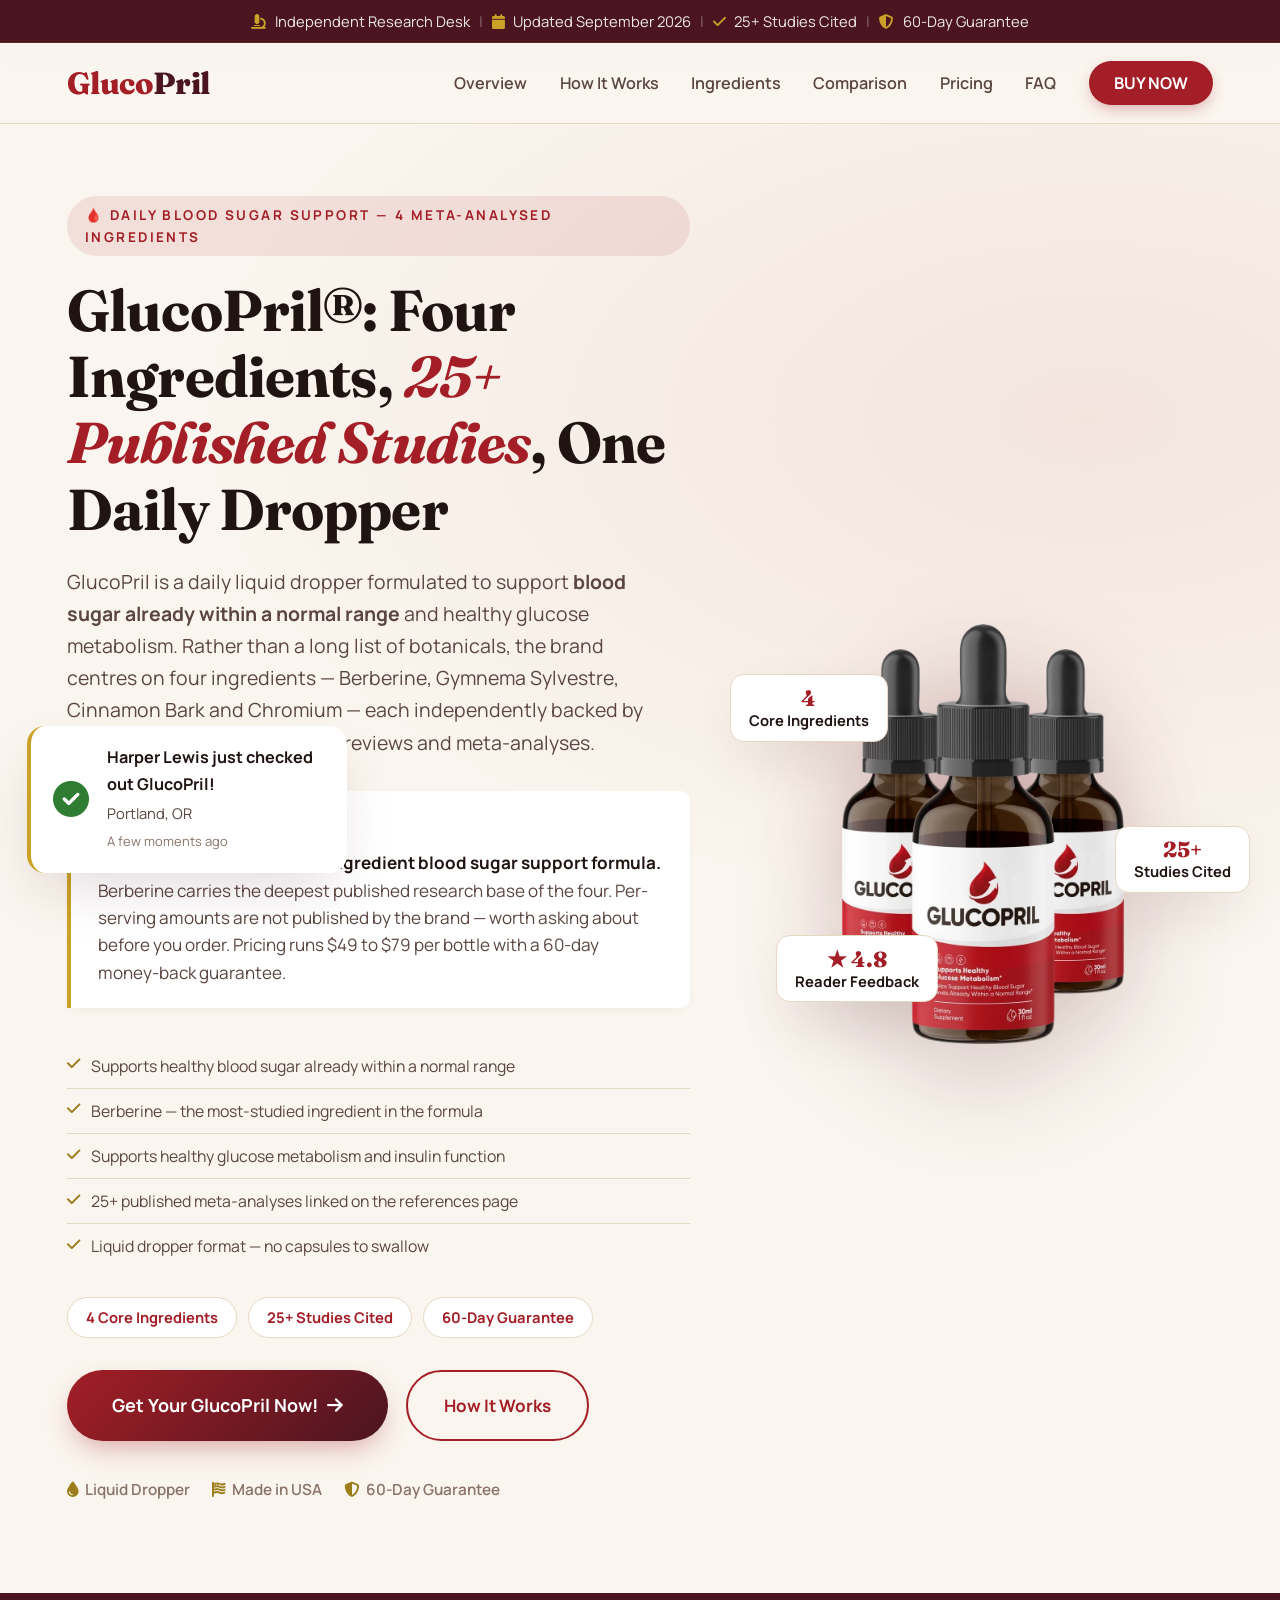
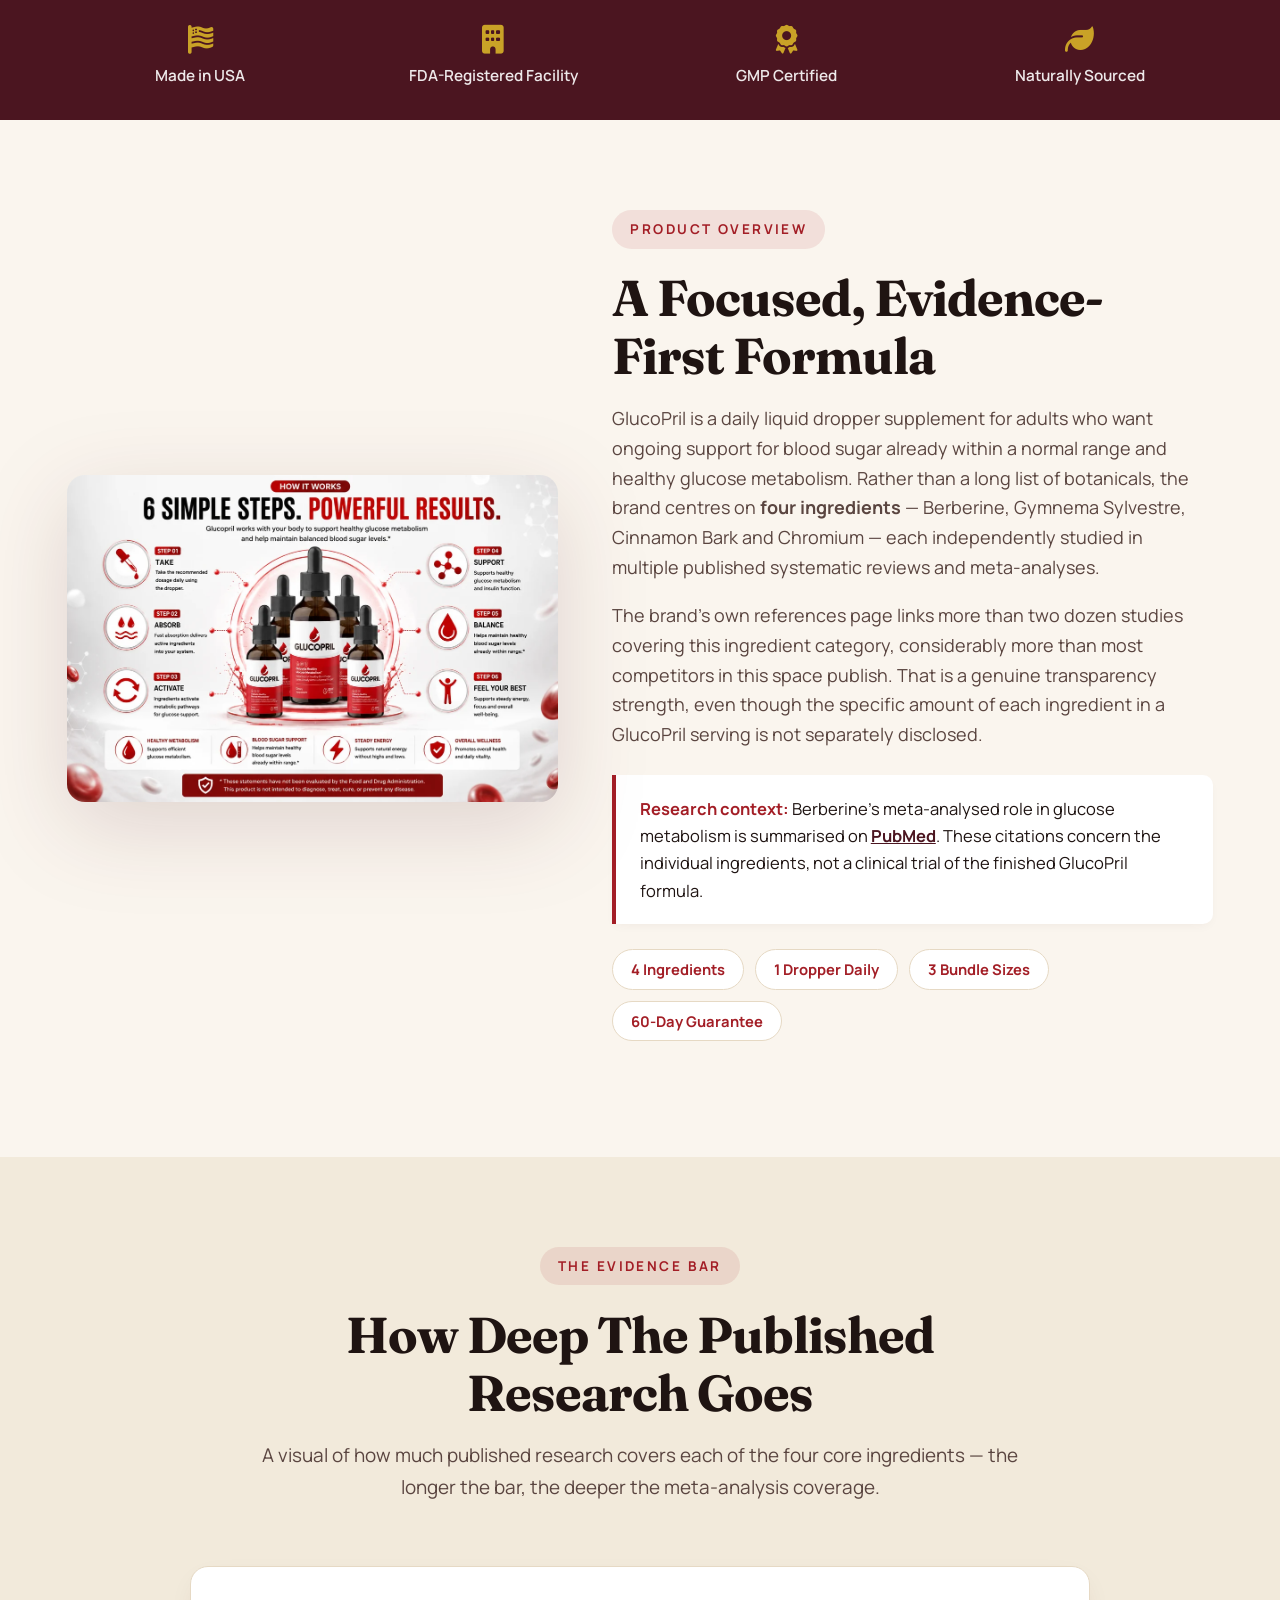
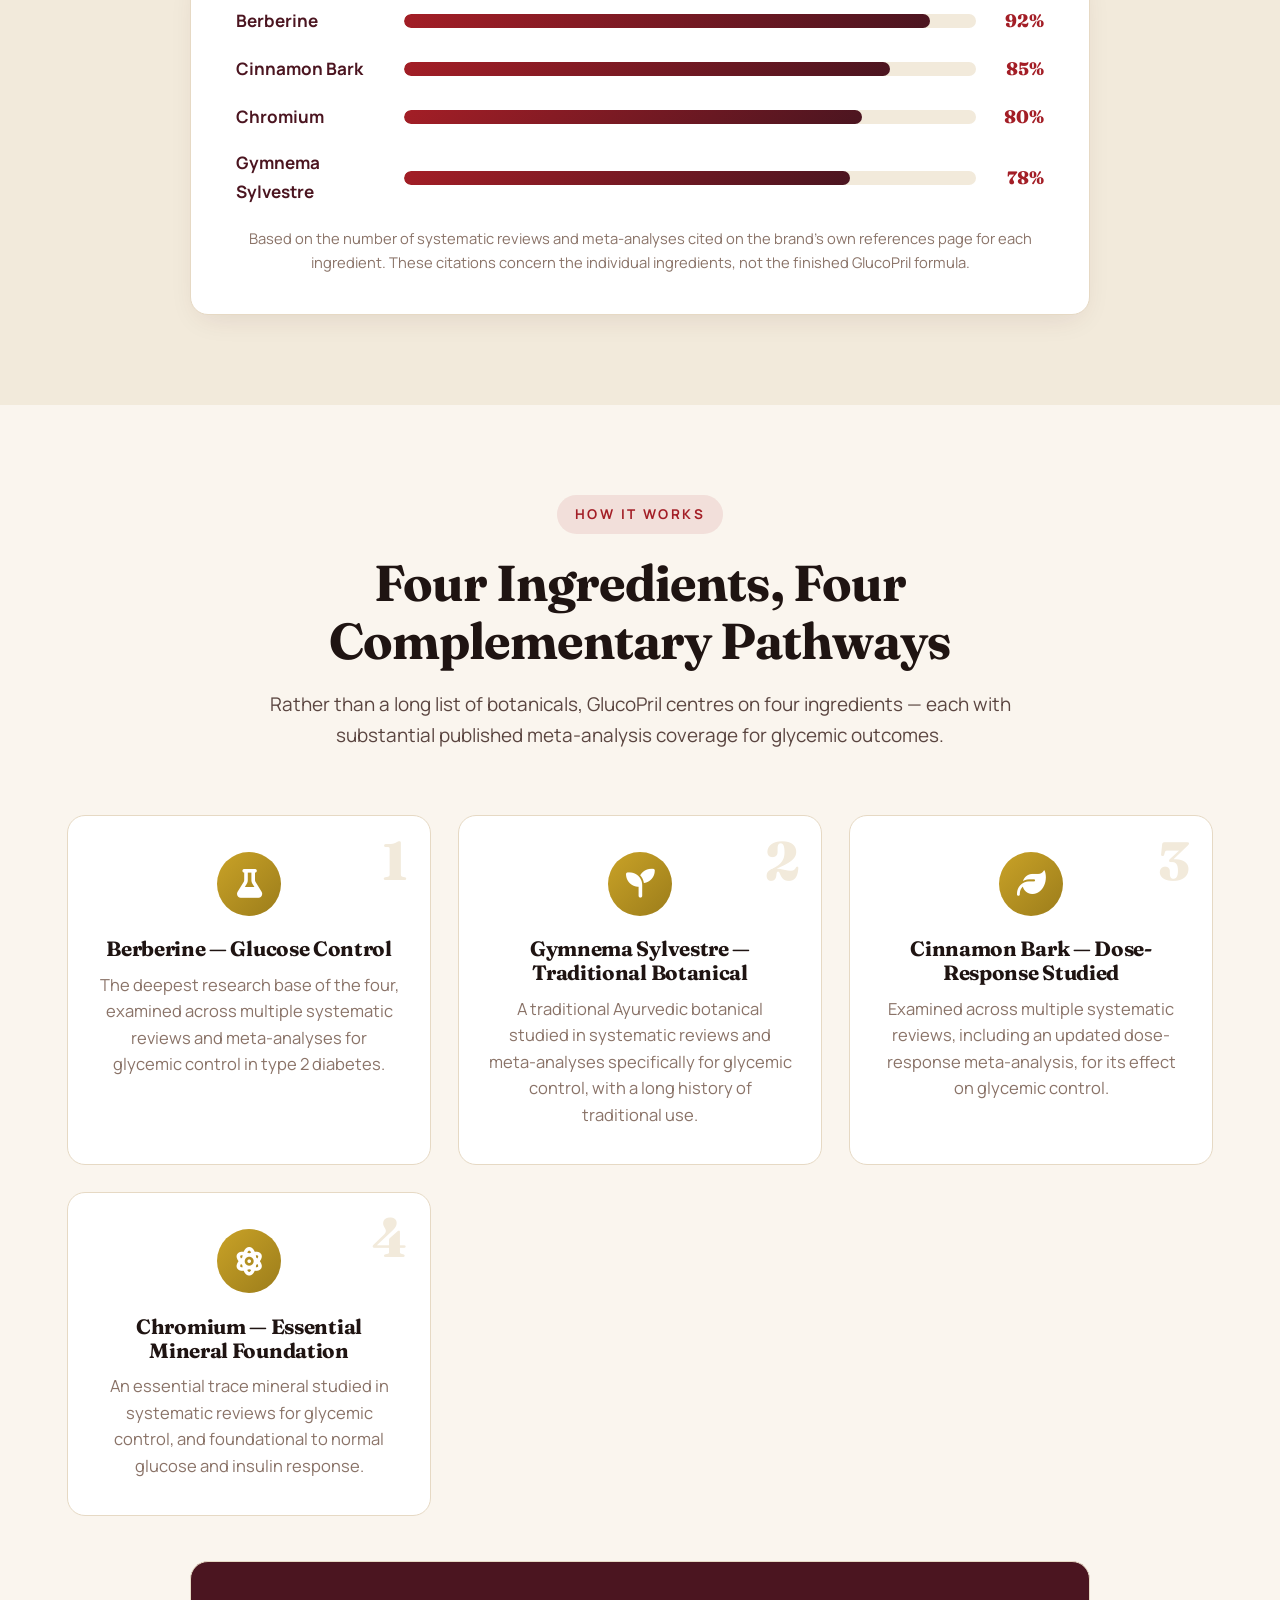
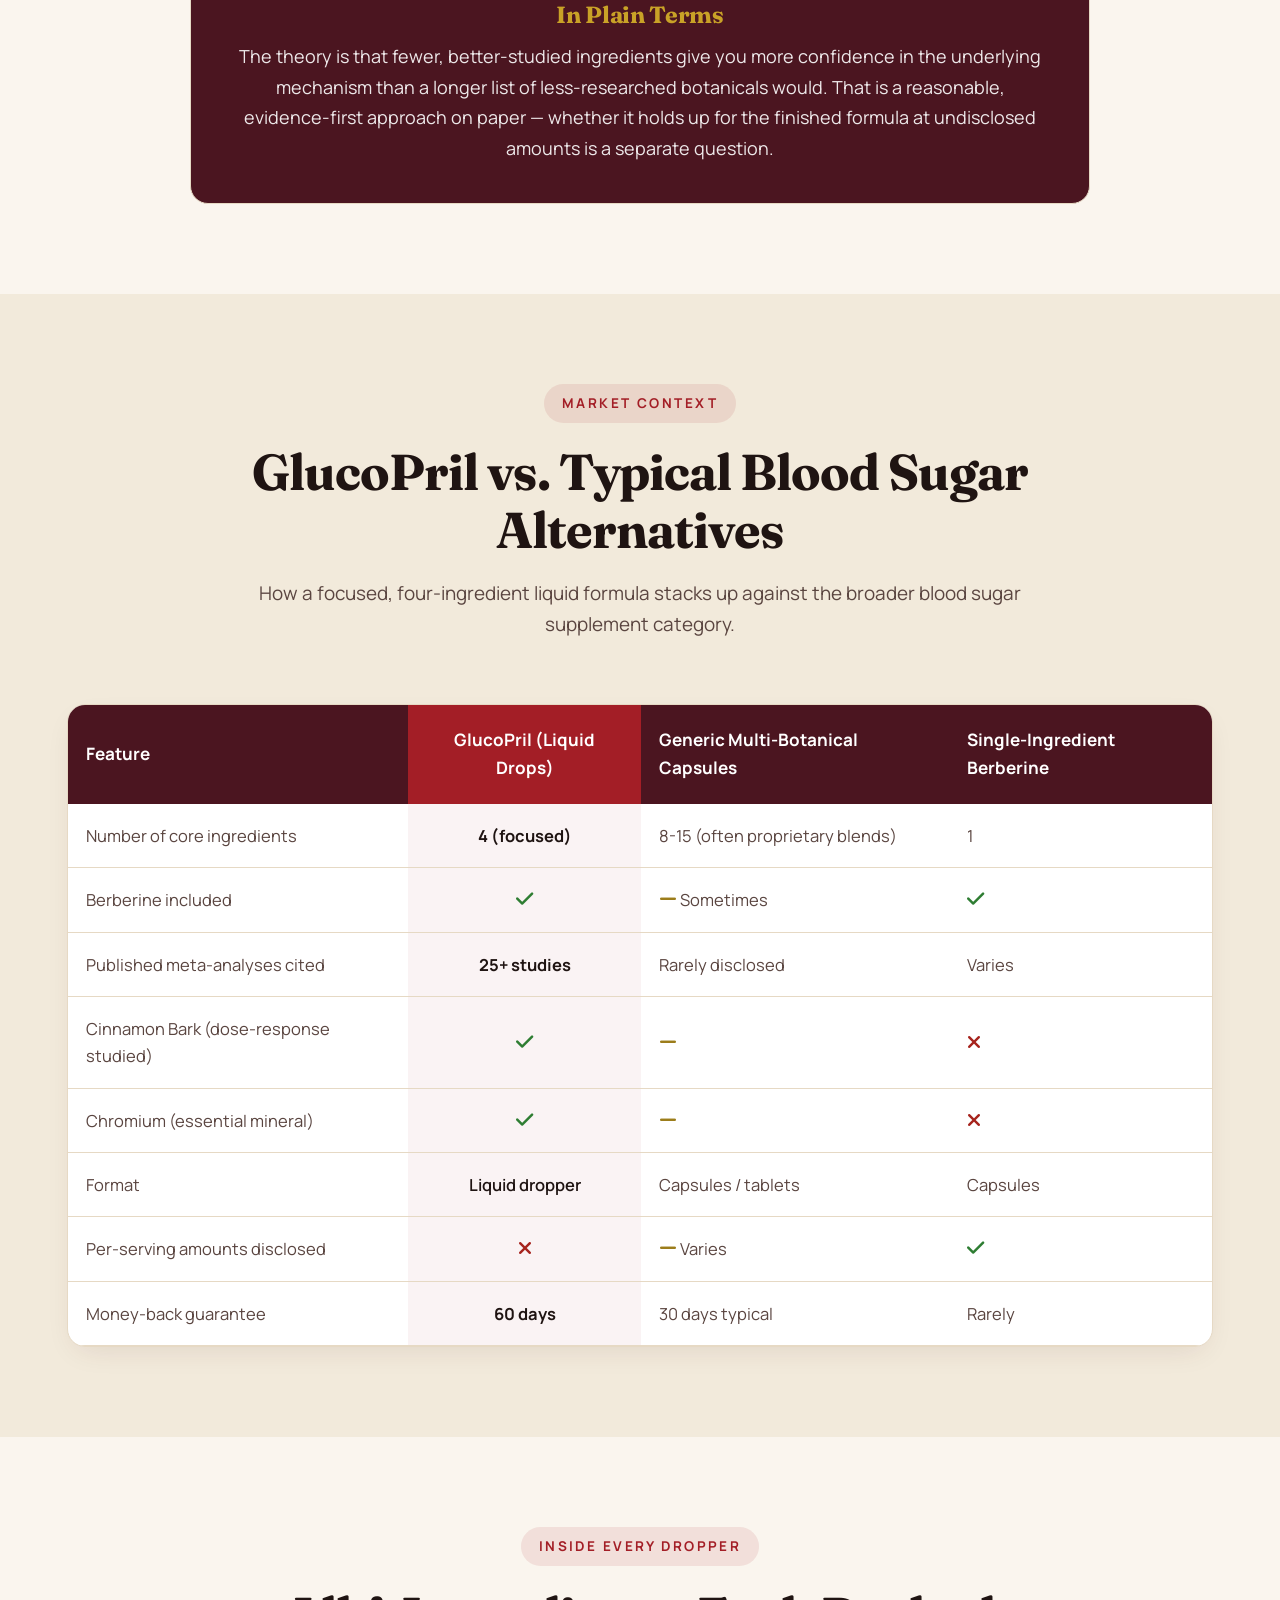
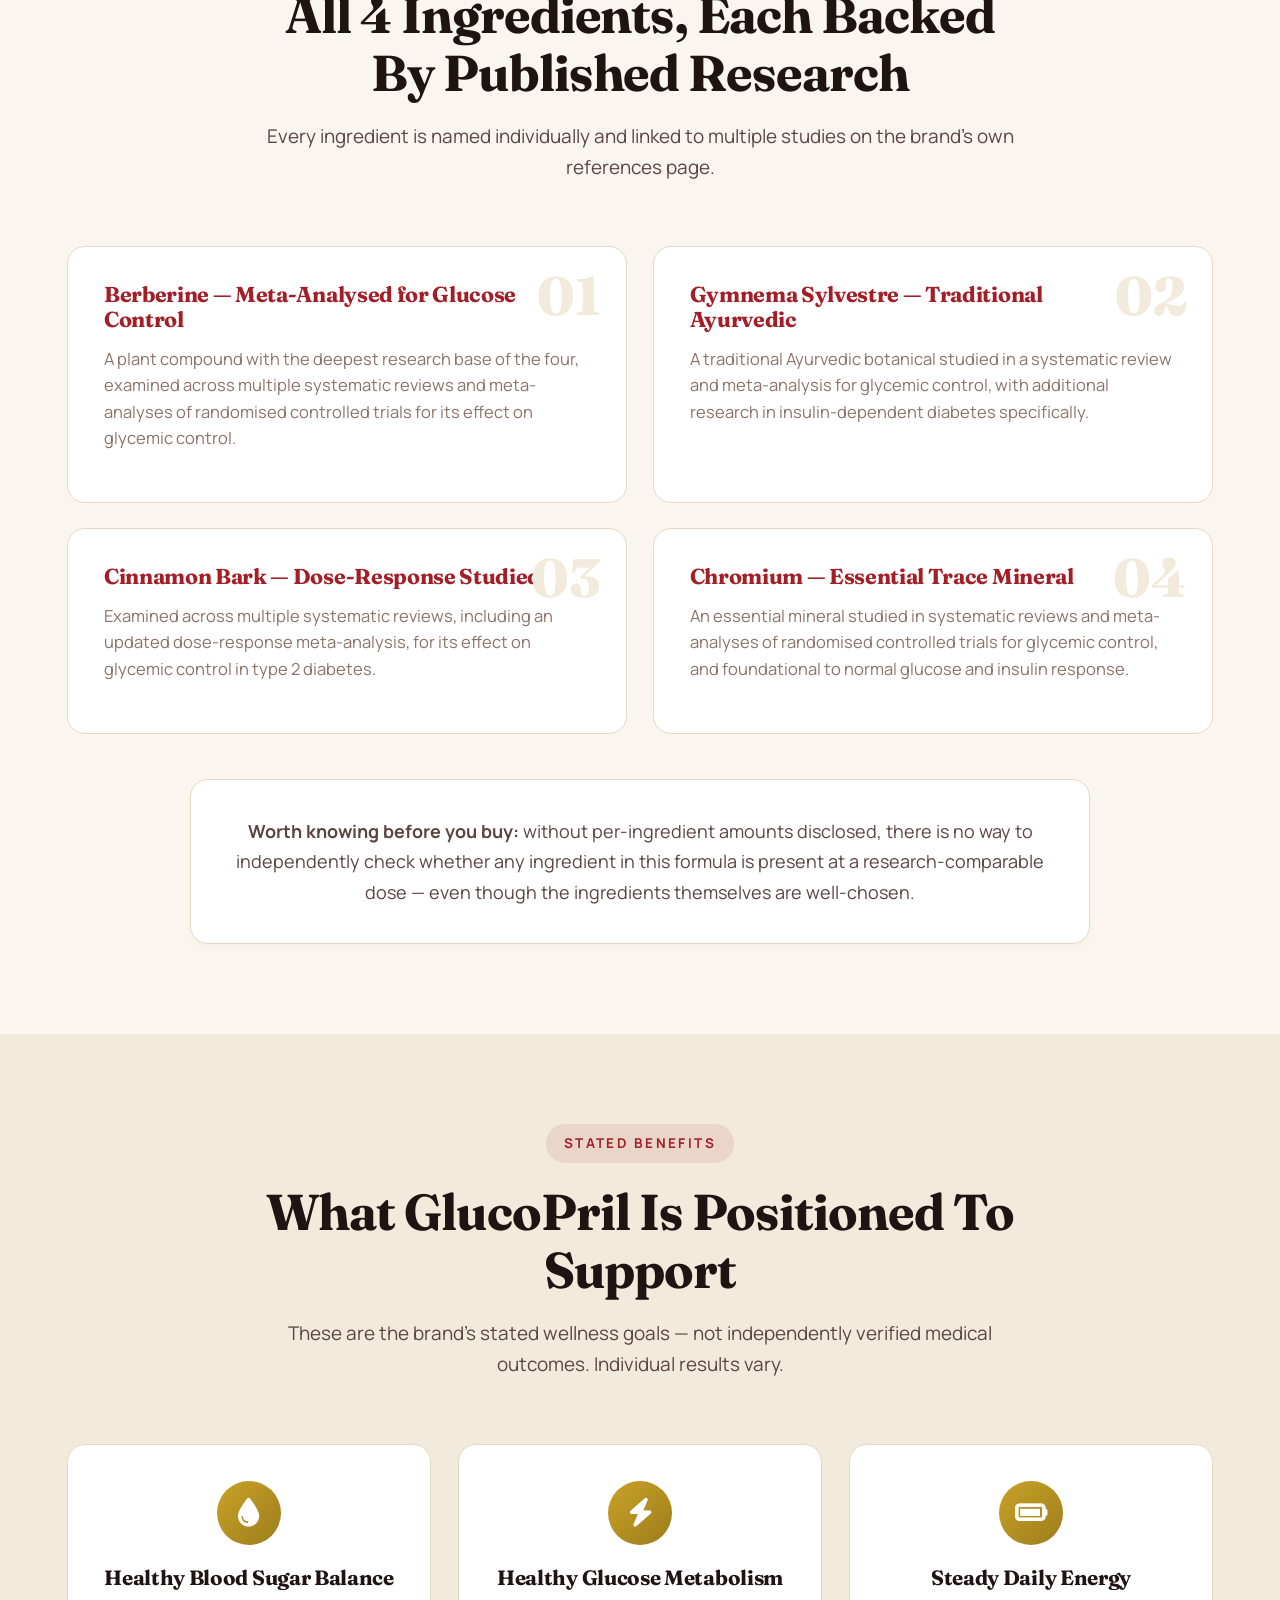
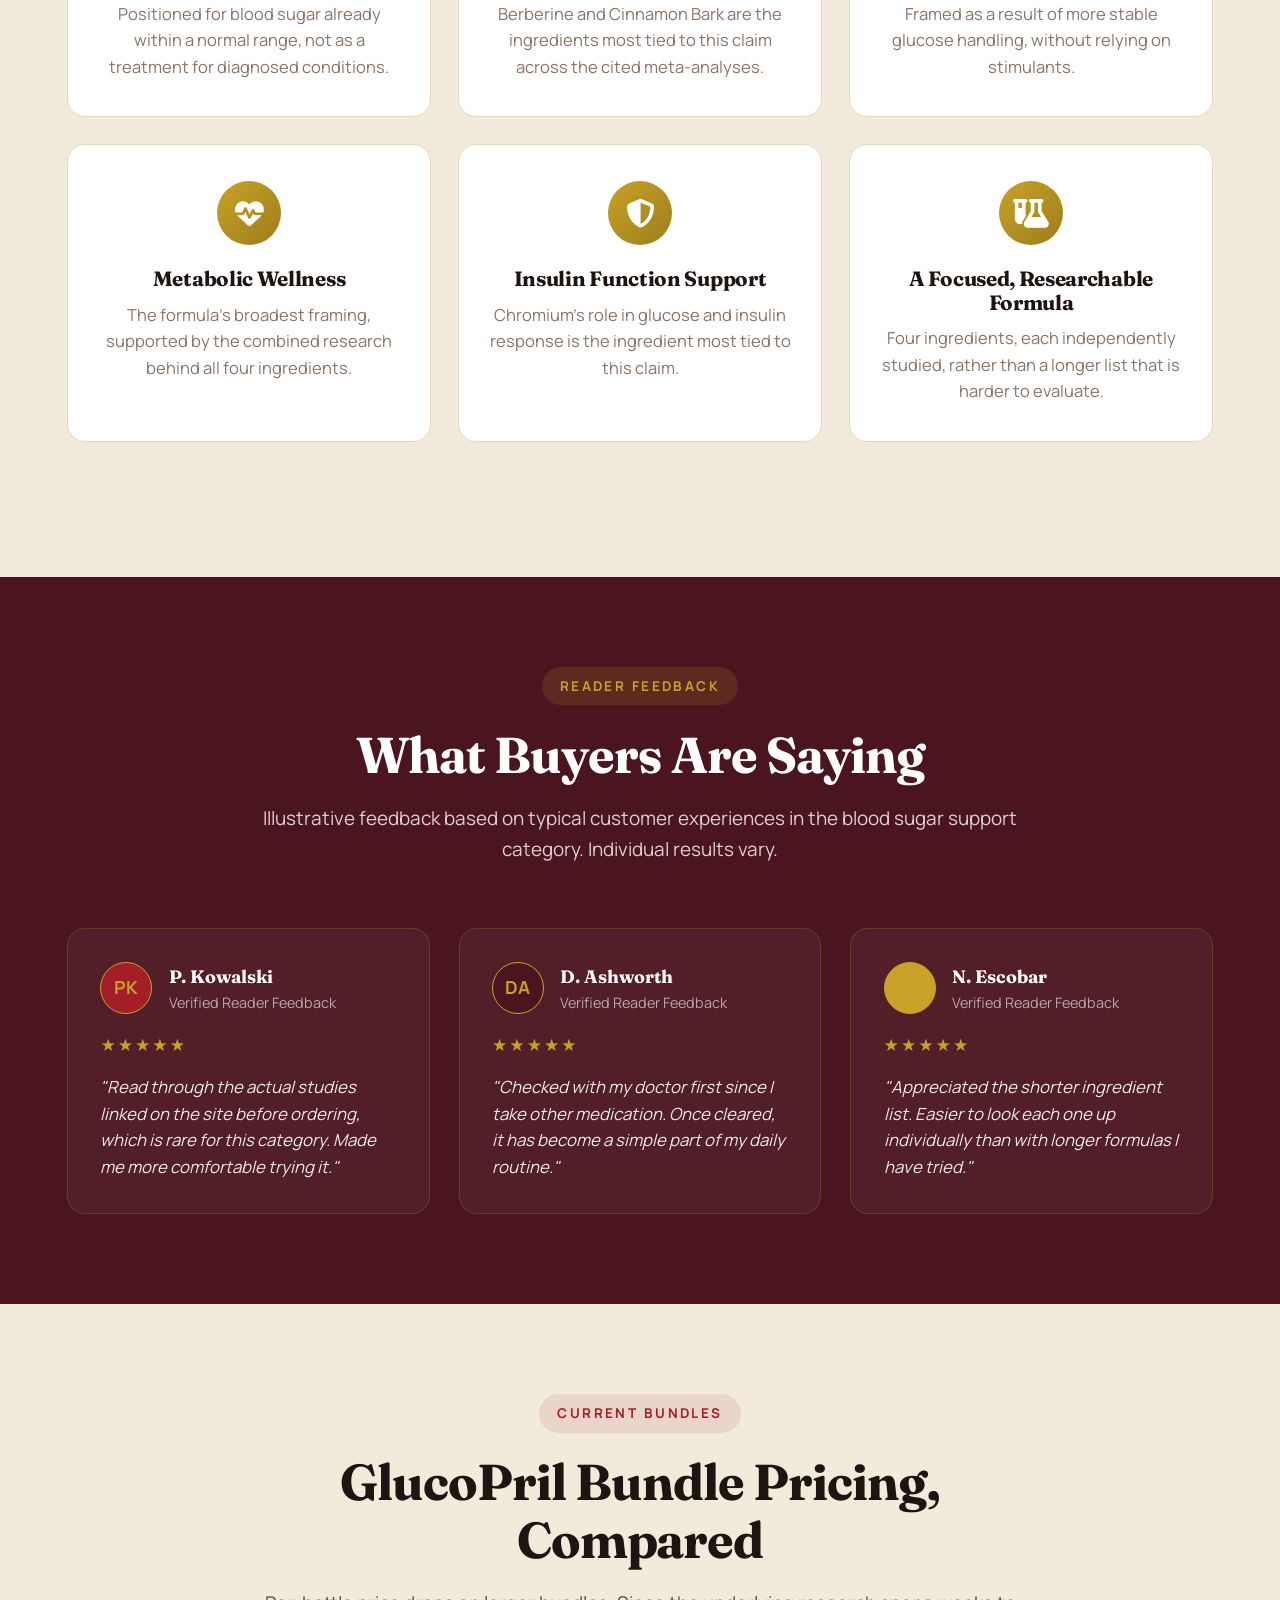
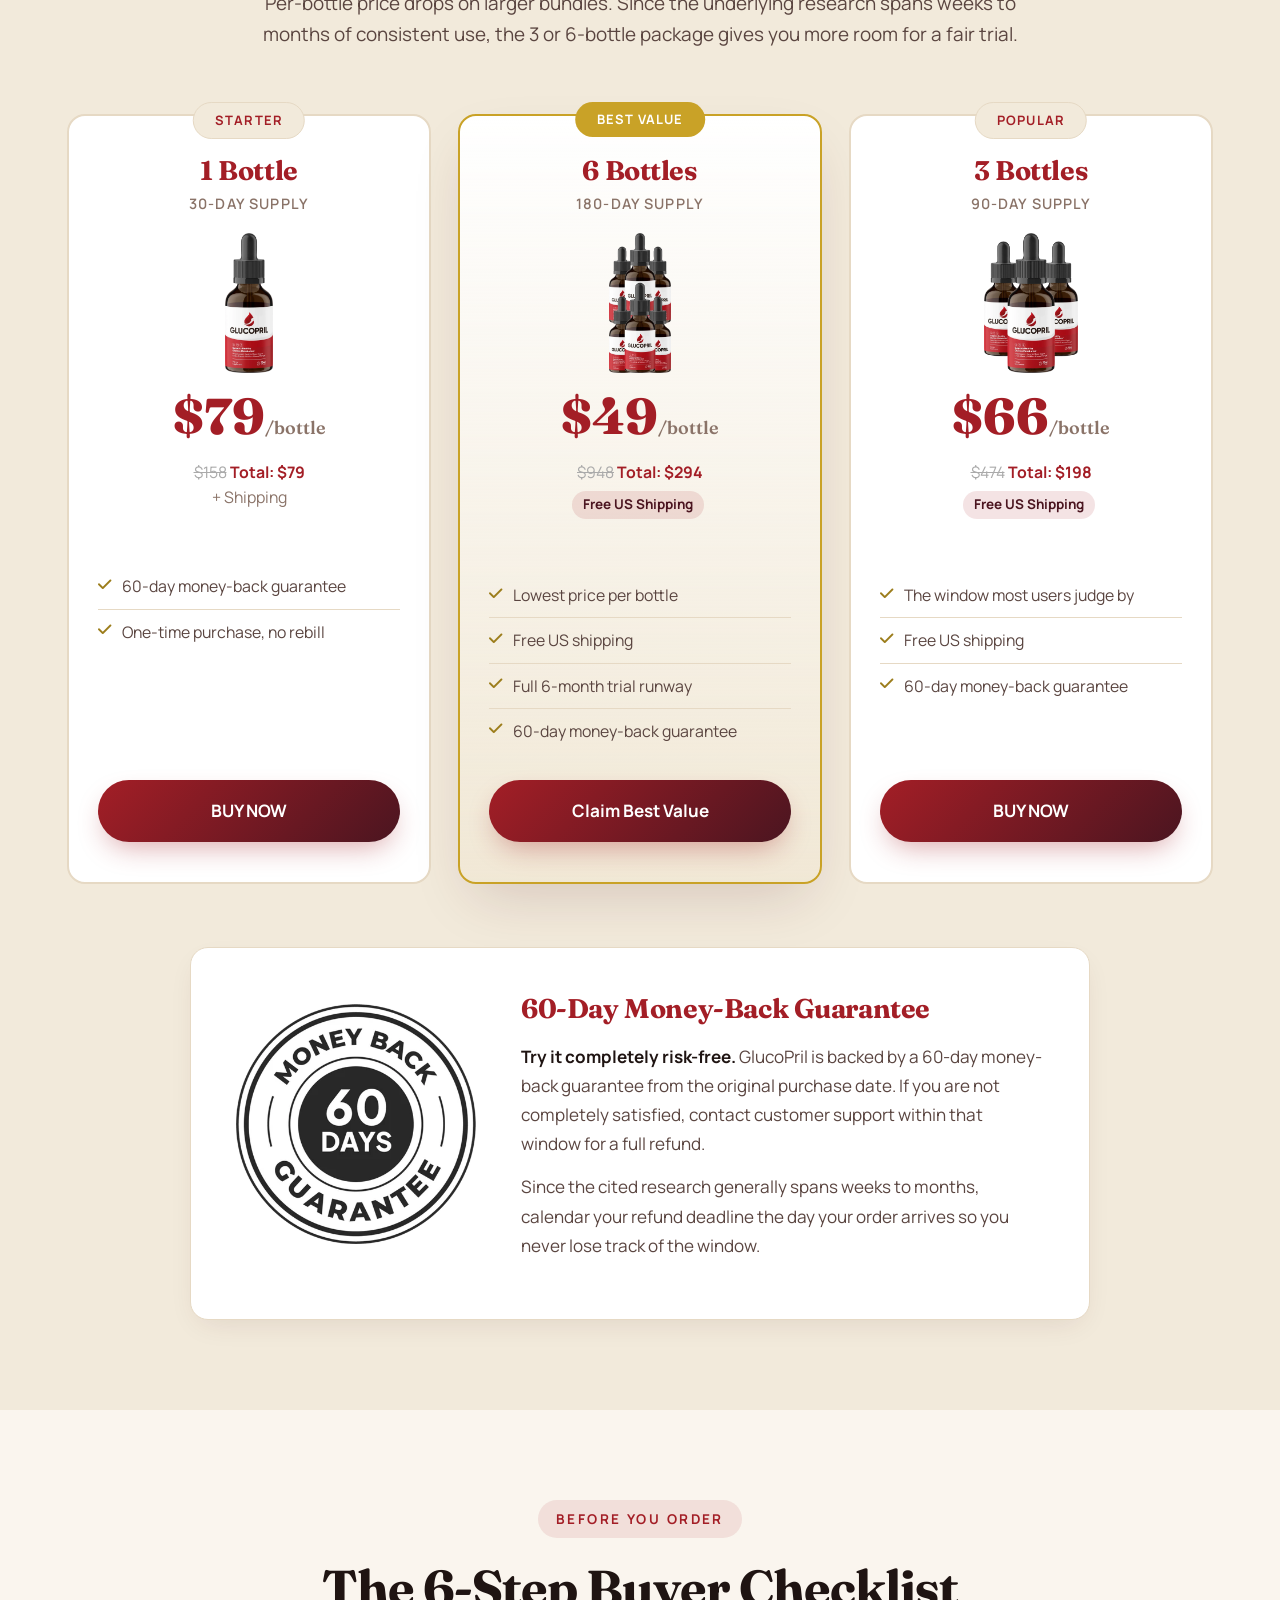
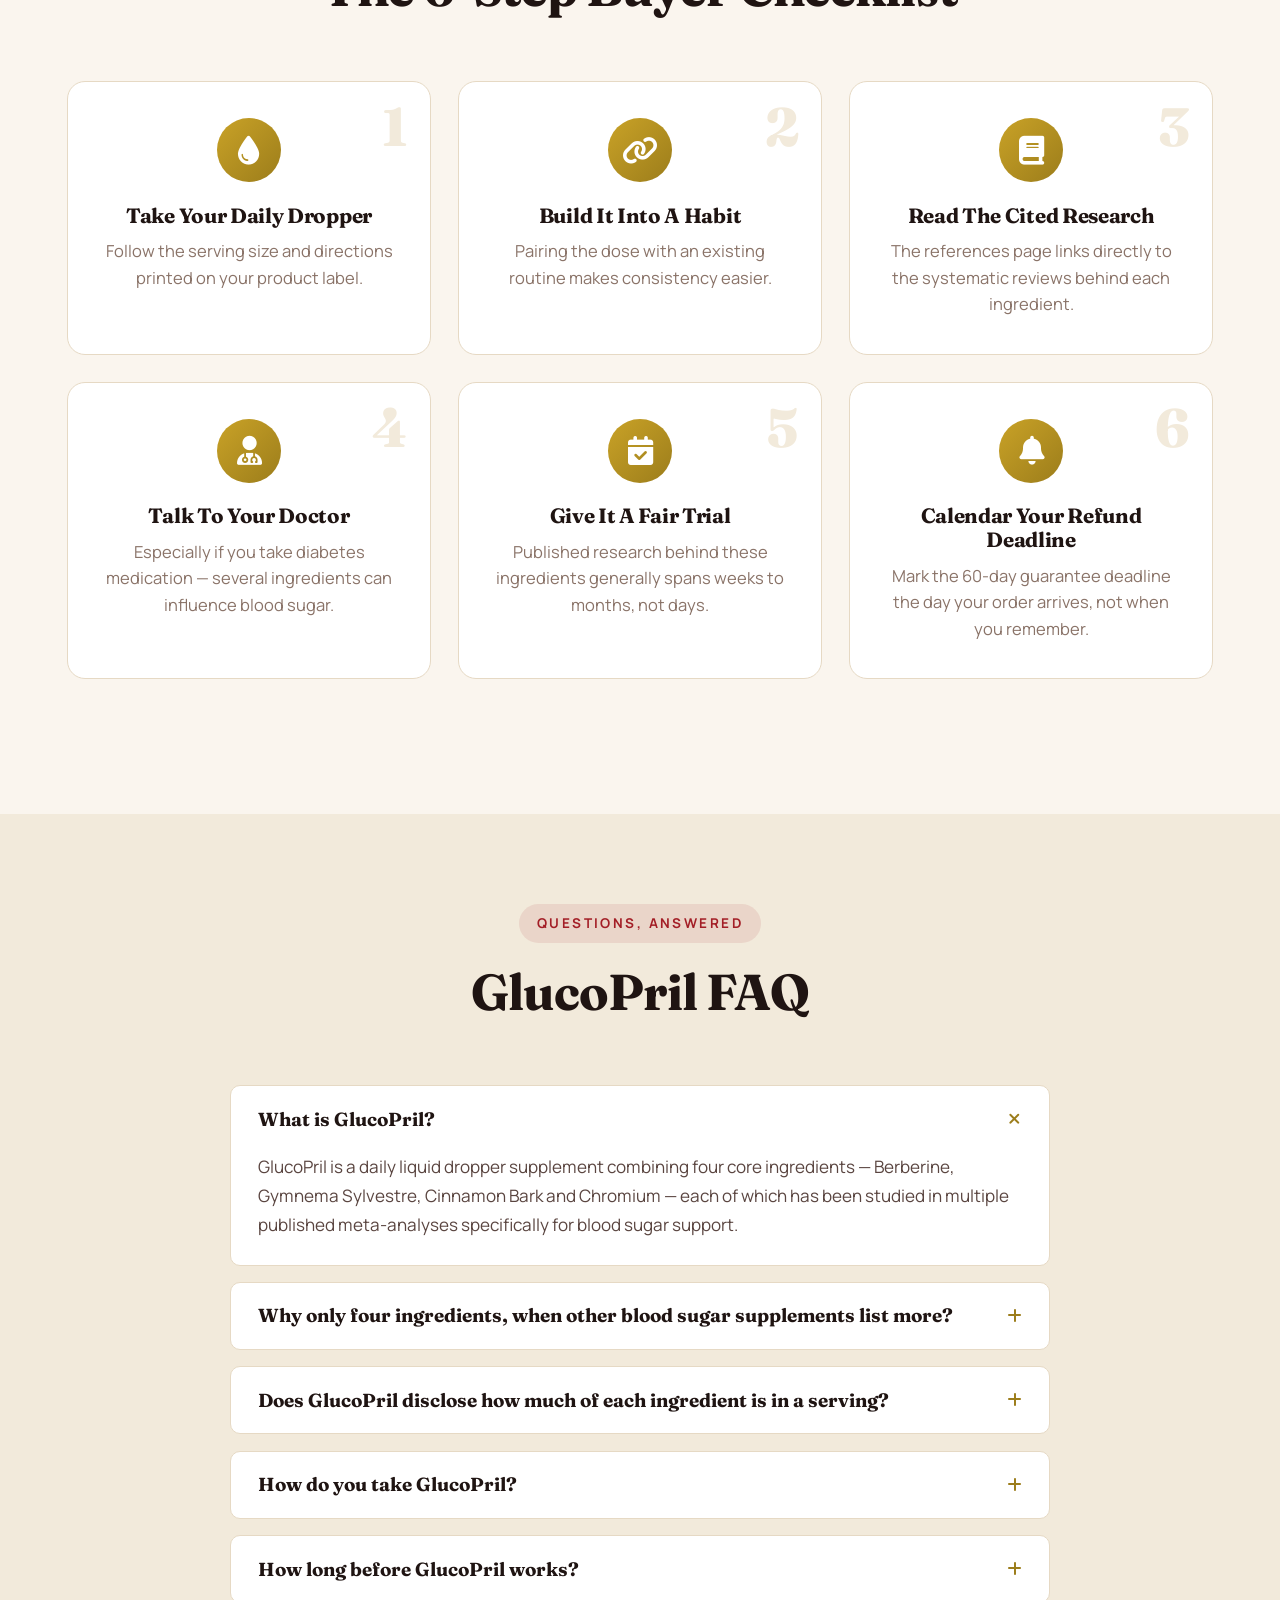
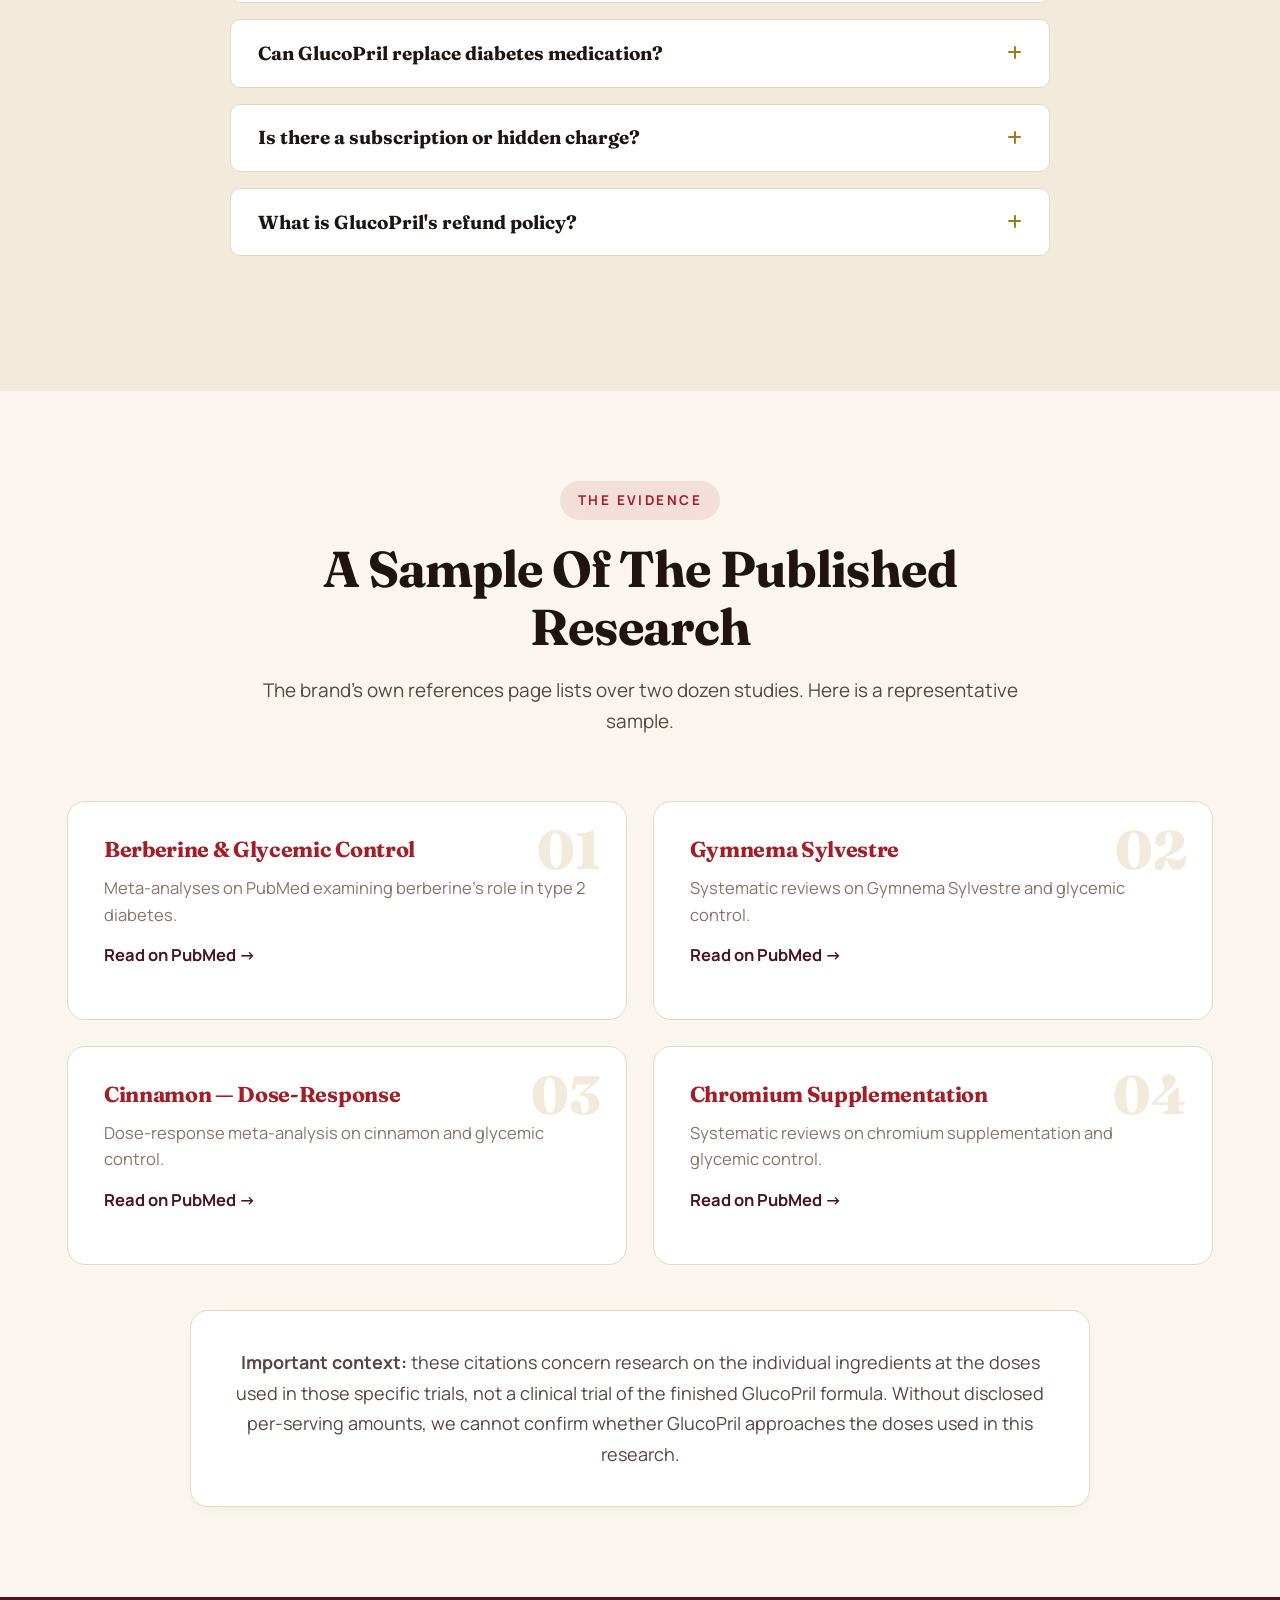
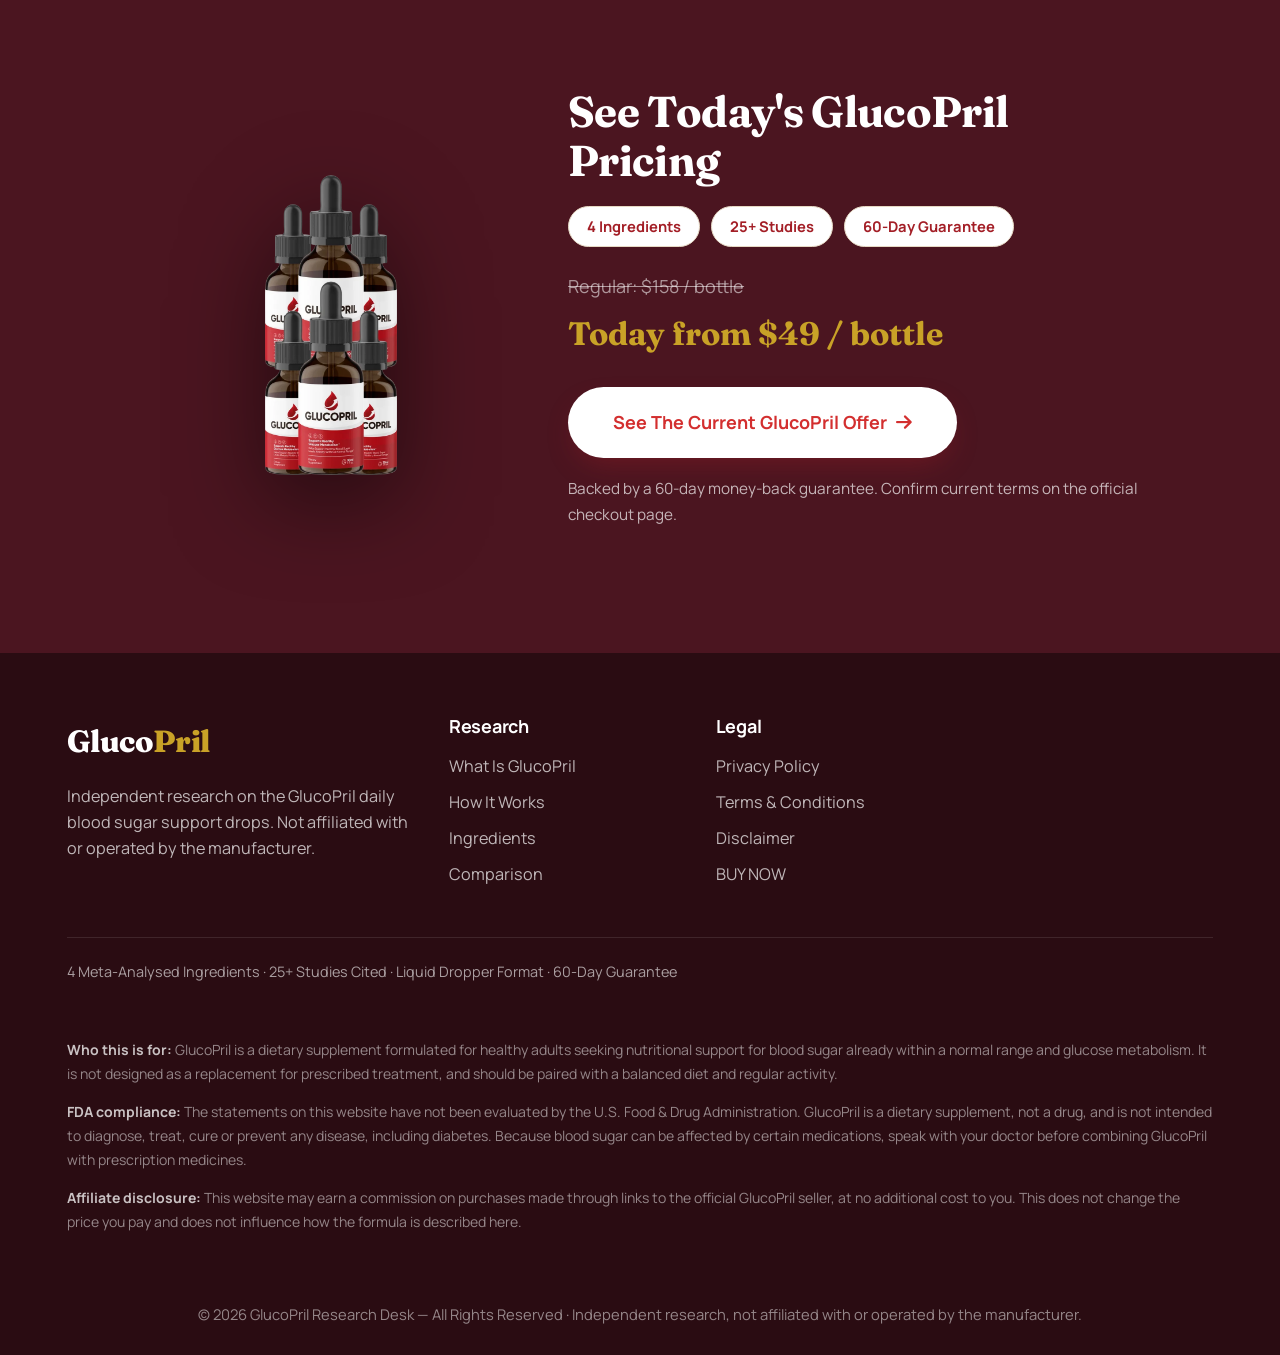
<file: index.html>
<!DOCTYPE html>
<html lang="en">
<head>
<meta charset="UTF-8" />
<meta name="viewport" content="width=device-width, initial-scale=1.0" />

<title>GlucoPril® Review 2026 | Blood Sugar Support Drops, Ingredients & Benefits</title>

<meta name="description" content="Read an independent GlucoPril® review covering its berberine, Gymnema Sylvestre, cinnamon bark and chromium formula, potential benefits, daily use, pricing, customer feedback and what to know before buying." />

<meta name="keywords" content="GlucoPril review, GlucoPril ingredients, GlucoPril benefits, GlucoPril price, GlucoPril pricing, GlucoPril drops, GlucoPril blood sugar support, GlucoPril supplement, GlucoPril official website, GlucoPril buy, GlucoPril order, blood sugar support supplement, blood sugar balance drops, berberine drops, berberine supplement, Gymnema Sylvestre supplement, cinnamon bark supplement, chromium supplement, glucose metabolism support, healthy blood sugar support, liquid blood sugar formula" />

<meta name="robots" content="index, follow, max-image-preview:large, max-snippet:-1, max-video-preview:-1" />

<meta name="googlebot" content="index, follow, max-image-preview:large, max-snippet:-1, max-video-preview:-1" />
<meta name="bingbot" content="index, follow" />

<link rel="canonical" href="https://getglucopril.com/" />

<!-- Open Graph -->
<meta property="og:title" content="GlucoPril® Review 2026 | Ingredients, Benefits & Blood Sugar Support" />
<meta property="og:description" content="An independent look at GlucoPril's liquid formula featuring berberine, Gymnema Sylvestre, cinnamon bark and chromium, including ingredients, potential benefits, pricing and customer feedback." />
<meta property="og:type" content="article" />
<meta property="og:url" content="https://getglucopril.com/" />
<meta property="og:site_name" content="GlucoPril Review" />

<!-- Twitter -->
<meta name="twitter:card" content="summary_large_image" />
<meta name="twitter:title" content="GlucoPril® Review 2026 | Ingredients & Benefits" />
<meta name="twitter:description" content="Independent GlucoPril® review covering its ingredients, potential benefits, daily use, pricing and customer feedback." />

<!-- Performance -->
<link rel="preconnect" href="https://fonts.googleapis.com" />
<link rel="preconnect" href="https://fonts.gstatic.com" crossorigin />

<!-- Fonts -->
<link href="https://fonts.googleapis.com/css2?family=Fraunces:opsz,wght@9..144,400;9..144,600;9..144,700;9..144,800&family=Manrope:wght@400;500;600;700;800&display=swap" rel="stylesheet" />

<!-- Icons -->
<link rel="stylesheet" href="https://cdnjs.cloudflare.com/ajax/libs/font-awesome/6.5.2/css/all.min.css" />

<!-- Stylesheet -->
<link rel="stylesheet" href="style.css" />

<!-- Structured Data -->
<script type="application/ld+json">
{
  "@context": "https://schema.org",
  "@type": "Product",
  "@id": "https://getglucopril.com/#product",
  "name": "GlucoPril",
  "url": "https://getglucopril.com/",
  "description": "GlucoPril is a daily liquid drop supplement formulated with Berberine, Gymnema Sylvestre, Cinnamon Bark and Chromium for blood sugar and glucose metabolism support.",
  "brand": {
    "@type": "Brand",
    "name": "GlucoPril"
  },
  "category": "Blood Sugar Support Supplement",
  "audience": {
    "@type": "PeopleAudience",
    "audienceType": "Adults"
  },
  "review": {
    "@type": "Review",
    "@id": "https://getglucopril.com/#review",
    "url": "https://getglucopril.com/",
    "name": "GlucoPril® Review 2026",
    "description": "Independent editorial analysis of GlucoPril®, including its ingredients, intended benefits, formulation, daily use, pricing and available customer feedback.",
    "author": {
      "@type": "Organization",
      "name": "Health Supplement Research Desk"
    },
    "datePublished": "2026-09-13",
    "itemReviewed": {
      "@type": "Product",
      "name": "GlucoPril",
      "brand": {
        "@type": "Brand",
        "name": "GlucoPril"
      }
    }
  }
}
</script>

</head>
<body>

<!-- ========= REVIEW BAR ========= -->
<div class="review-bar">
  <div class="review-bar-inner container">
    <span><i class="fa-solid fa-microscope chk"></i> Independent Research Desk</span>
    <span class="separator">|</span>
    <span><i class="fa-solid fa-calendar chk"></i> Updated September 2026</span>
    <span class="separator">|</span>
    <span><i class="fa-solid fa-check chk"></i> 25+ Studies Cited</span>
    <span class="separator">|</span>
    <span><i class="fa-solid fa-shield-halved chk"></i> 60-Day Guarantee</span>
  </div>
</div>

<!-- ========= NAV ========= -->
<nav>
  <div class="nav-inner container">
    <a href="#top" class="logo">Gluco<span>Pril</span></a>
    <ul class="nav-links">
      <li><a href="#what-is">Overview</a></li>
      <li><a href="#how-it-works">How It Works</a></li>
      <li><a href="#ingredients">Ingredients</a></li>
      <li><a href="#comparison">Comparison</a></li>
      <li><a href="#pricing">Pricing</a></li>
      <li><a href="#faq">FAQ</a></li>
      <li><a href="#" class="nav-cta" target="_blank" rel="noopener"><strong>BUY NOW</strong></a></li>
    </ul>
    <button class="mobile-toggle" aria-label="Open menu"><i class="fa-solid fa-bars"></i></button>
  </div>
</nav>

<!-- ========= HERO ========= -->
<section class="hero" id="top">
  <div class="container hero-grid">
    <div class="hero-content">
      <span class="eyebrow">🩸 Daily Blood Sugar Support — 4 Meta-Analysed Ingredients</span>
      <h1 class="hero-title">GlucoPril®: Four Ingredients, <span class="accent">25+ Published Studies</span>, One Daily Dropper</h1>
      <p class="hero-intro">
        GlucoPril is a daily liquid dropper formulated to support <strong>blood sugar already within a normal range</strong> and healthy glucose metabolism. Rather than a long list of botanicals, the brand centres on four ingredients — Berberine, Gymnema Sylvestre, Cinnamon Bark and Chromium — each independently backed by multiple published systematic reviews and meta-analyses.
      </p>

      <!-- Quick Answer -->
      <div class="quick-answer">
        <span class="qa-tag">Quick Answer</span>
        <p><strong>GlucoPril is a focused, four-ingredient blood sugar support formula.</strong> Berberine carries the deepest published research base of the four. Per-serving amounts are not published by the brand — worth asking about before you order. Pricing runs $49 to $79 per bottle with a 60-day money-back guarantee.</p>
      </div>

      <!-- Benefit bullets -->
      <ul class="price-features" style="margin:0 0 1.6rem">
        <li><i class="fa-solid fa-check"></i> Supports healthy blood sugar already within a normal range</li>
        <li><i class="fa-solid fa-check"></i> Berberine — the most-studied ingredient in the formula</li>
        <li><i class="fa-solid fa-check"></i> Supports healthy glucose metabolism and insulin function</li>
        <li><i class="fa-solid fa-check"></i> 25+ published meta-analyses linked on the references page</li>
        <li><i class="fa-solid fa-check"></i> Liquid dropper format — no capsules to swallow</li>
      </ul>

      <!-- Stats chips -->
      <div class="trust-chips" style="margin:0 0 1.8rem">
        <span class="chip">4 Core Ingredients</span>
        <span class="chip">25+ Studies Cited</span>
        <span class="chip">60-Day Guarantee</span>
      </div>

      <div class="hero-ctas">
        <a href="#" class="btn btn-primary btn-lg" target="_blank" rel="noopener">
          <span>Get Your GlucoPril Now!</span>
          <i class="fa-solid fa-arrow-right"></i>
        </a>
        <a href="#how-it-works" class="btn btn-outline">How It Works</a>
      </div>

      <div class="hero-trust">
        <span><i class="fa-solid fa-droplet"></i> Liquid Dropper</span>
        <span><i class="fa-solid fa-flag-usa"></i> Made in USA</span>
        <span><i class="fa-solid fa-shield-halved"></i> 60-Day Guarantee</span>
      </div>
    </div>

    <div class="hero-media">
      <div class="product-showcase">
        <div class="bottle-glow"></div>
        <img src="images/3.png" alt="GlucoPril blood sugar support dropper bottle" class="product-img floaty" onerror="this.style.display='none'; this.parentElement.innerHTML+='<div class=\'img-placeholder\'><i class=\'fa-solid fa-droplet\'></i><span>GlucoPril®</span></div>';" />
        <div class="float-badge fb-1"><b>4</b> Core Ingredients</div>
        <div class="float-badge fb-2"><b>25+</b> Studies Cited</div>
        <div class="float-badge fb-3"><b>★ 4.8</b> Reader Feedback</div>
      </div>
    </div>
  </div>
</section>

<!-- ========= TRUST STRIP ========= -->
<section class="trust-strip">
  <div class="container trust-grid">
    <div class="trust-item"><i class="fa-solid fa-flag-usa"></i><span>Made in USA</span></div>
    <div class="trust-item"><i class="fa-solid fa-building"></i><span>FDA-Registered Facility</span></div>
    <div class="trust-item"><i class="fa-solid fa-award"></i><span>GMP Certified</span></div>
    <div class="trust-item"><i class="fa-solid fa-leaf"></i><span>Naturally Sourced</span></div>
  </div>
</section>

<!-- ========= WHAT IS ========= -->
<section class="section" id="what-is">
  <div class="container">
    <div class="whatis-grid">
      <div class="whatis-media">
        <img src="images/howit.png" alt="GlucoPril liquid dropper" onerror="this.style.display='none';" />
      </div>
      <div class="whatis-text">
        <span class="eyebrow">Product Overview</span>
        <h2 class="section-title" style="text-align:left;">A Focused, Evidence-First Formula</h2>
        <p>GlucoPril is a daily liquid dropper supplement for adults who want ongoing support for blood sugar already within a normal range and healthy glucose metabolism. Rather than a long list of botanicals, the brand centres on <strong>four ingredients</strong> — Berberine, Gymnema Sylvestre, Cinnamon Bark and Chromium — each independently studied in multiple published systematic reviews and meta-analyses.</p>
        <p>The brand's own references page links more than two dozen studies covering this ingredient category, considerably more than most competitors in this space publish. That is a genuine transparency strength, even though the specific amount of each ingredient in a GlucoPril serving is not separately disclosed.</p>

        <div class="research-support">
          <strong>Research context:</strong> Berberine's meta-analysed role in glucose metabolism is summarised on <a href="https://pubmed.ncbi.nlm.nih.gov/?term=berberine+type+2+diabetes+meta-analysis" target="_blank" rel="noopener">PubMed</a>. These citations concern the individual ingredients, not a clinical trial of the finished GlucoPril formula.
        </div>

        <div class="trust-chips">
          <span class="chip">4 Ingredients</span>
          <span class="chip">1 Dropper Daily</span>
          <span class="chip">3 Bundle Sizes</span>
          <span class="chip">60-Day Guarantee</span>
        </div>
      </div>
    </div>
  </div>
</section>

<!-- ========= EVIDENCE BAR ========= -->
<section class="section" id="evidence" style="background: var(--paper-deep);">
  <div class="container">
    <div class="section-head">
      <span class="eyebrow">The Evidence Bar</span>
      <h2 class="section-title">How Deep The Published Research Goes</h2>
      <p class="section-desc">A visual of how much published research covers each of the four core ingredients — the longer the bar, the deeper the meta-analysis coverage.</p>
    </div>

    <div class="evidence-bar">
      <div class="evidence-row">
        <span class="ev-label">Berberine</span>
        <div class="ev-track"><div class="ev-fill" data-pct="92"></div></div>
        <span class="ev-pct">92%</span>
      </div>
      <div class="evidence-row">
        <span class="ev-label">Cinnamon Bark</span>
        <div class="ev-track"><div class="ev-fill" data-pct="85"></div></div>
        <span class="ev-pct">85%</span>
      </div>
      <div class="evidence-row">
        <span class="ev-label">Chromium</span>
        <div class="ev-track"><div class="ev-fill" data-pct="80"></div></div>
        <span class="ev-pct">80%</span>
      </div>
      <div class="evidence-row">
        <span class="ev-label">Gymnema Sylvestre</span>
        <div class="ev-track"><div class="ev-fill" data-pct="78"></div></div>
        <span class="ev-pct">78%</span>
      </div>
      <p class="ev-note">Based on the number of systematic reviews and meta-analyses cited on the brand's own references page for each ingredient. These citations concern the individual ingredients, not the finished GlucoPril formula.</p>
    </div>
  </div>
</section>

<!-- ========= HOW IT WORKS ========= -->
<section class="section" id="how-it-works">
  <div class="container">
    <div class="section-head">
      <span class="eyebrow">How It Works</span>
      <h2 class="section-title">Four Ingredients, Four Complementary Pathways</h2>
      <p class="section-desc">Rather than a long list of botanicals, GlucoPril centres on four ingredients — each with substantial published meta-analysis coverage for glycemic outcomes.</p>
    </div>

    <div class="how-grid">
      <div class="mech-card">
        <div class="mech-step">1</div>
        <div class="mech-icon"><i class="fa-solid fa-flask"></i></div>
        <h4>Berberine — Glucose Control</h4>
        <p>The deepest research base of the four, examined across multiple systematic reviews and meta-analyses for glycemic control in type 2 diabetes.</p>
      </div>
      <div class="mech-card">
        <div class="mech-step">2</div>
        <div class="mech-icon"><i class="fa-solid fa-seedling"></i></div>
        <h4>Gymnema Sylvestre — Traditional Botanical</h4>
        <p>A traditional Ayurvedic botanical studied in systematic reviews and meta-analyses specifically for glycemic control, with a long history of traditional use.</p>
      </div>
      <div class="mech-card">
        <div class="mech-step">3</div>
        <div class="mech-icon"><i class="fa-solid fa-leaf"></i></div>
        <h4>Cinnamon Bark — Dose-Response Studied</h4>
        <p>Examined across multiple systematic reviews, including an updated dose-response meta-analysis, for its effect on glycemic control.</p>
      </div>
      <div class="mech-card">
        <div class="mech-step">4</div>
        <div class="mech-icon"><i class="fa-solid fa-atom"></i></div>
        <h4>Chromium — Essential Mineral Foundation</h4>
        <p>An essential trace mineral studied in systematic reviews for glycemic control, and foundational to normal glucose and insulin response.</p>
      </div>
    </div>

    <div class="how-summary">
      <h4>In Plain Terms</h4>
      <p>The theory is that fewer, better-studied ingredients give you more confidence in the underlying mechanism than a longer list of less-researched botanicals would. That is a reasonable, evidence-first approach on paper — whether it holds up for the finished formula at undisclosed amounts is a separate question.</p>
    </div>
  </div>
</section>

<!-- ========= COMPARISON ========= -->
<section class="section" id="comparison" style="background: var(--paper-deep);">
  <div class="container">
    <div class="section-head">
      <span class="eyebrow">Market Context</span>
      <h2 class="section-title">GlucoPril vs. Typical Blood Sugar Alternatives</h2>
      <p class="section-desc">How a focused, four-ingredient liquid formula stacks up against the broader blood sugar supplement category.</p>
    </div>

    <div class="compare-table-wrap">
      <table class="compare-table">
        <thead>
          <tr>
            <th>Feature</th>
            <th class="highlight">GlucoPril (Liquid Drops)</th>
            <th>Generic Multi-Botanical Capsules</th>
            <th>Single-Ingredient Berberine</th>
          </tr>
        </thead>
        <tbody>
          <tr>
            <td>Number of core ingredients</td>
            <td class="highlight"><strong>4 (focused)</strong></td>
            <td>8-15 (often proprietary blends)</td>
            <td>1</td>
          </tr>
          <tr>
            <td>Berberine included</td>
            <td class="highlight"><i class="fa-solid fa-check yes"></i></td>
            <td><i class="fa-solid fa-minus mid"></i> Sometimes</td>
            <td><i class="fa-solid fa-check yes"></i></td>
          </tr>
          <tr>
            <td>Published meta-analyses cited</td>
            <td class="highlight"><strong>25+ studies</strong></td>
            <td>Rarely disclosed</td>
            <td>Varies</td>
          </tr>
          <tr>
            <td>Cinnamon Bark (dose-response studied)</td>
            <td class="highlight"><i class="fa-solid fa-check yes"></i></td>
            <td><i class="fa-solid fa-minus mid"></i></td>
            <td><i class="fa-solid fa-xmark no"></i></td>
          </tr>
          <tr>
            <td>Chromium (essential mineral)</td>
            <td class="highlight"><i class="fa-solid fa-check yes"></i></td>
            <td><i class="fa-solid fa-minus mid"></i></td>
            <td><i class="fa-solid fa-xmark no"></i></td>
          </tr>
          <tr>
            <td>Format</td>
            <td class="highlight">Liquid dropper</td>
            <td>Capsules / tablets</td>
            <td>Capsules</td>
          </tr>
          <tr>
            <td>Per-serving amounts disclosed</td>
            <td class="highlight"><i class="fa-solid fa-xmark no"></i></td>
            <td><i class="fa-solid fa-minus mid"></i> Varies</td>
            <td><i class="fa-solid fa-check yes"></i></td>
          </tr>
          <tr>
            <td>Money-back guarantee</td>
            <td class="highlight"><strong>60 days</strong></td>
            <td>30 days typical</td>
            <td>Rarely</td>
          </tr>
        </tbody>
      </table>
    </div>
  </div>
</section>

<!-- ========= INGREDIENTS ========= -->
<section class="section" id="ingredients">
  <div class="container">
    <div class="section-head">
      <span class="eyebrow">Inside Every Dropper</span>
      <h2 class="section-title">All 4 Ingredients, Each Backed By Published Research</h2>
      <p class="section-desc">Every ingredient is named individually and linked to multiple studies on the brand's own references page.</p>
    </div>

    <div class="ing-list">
      <div class="ing-card">
        <div class="ing-num">01</div>
        <h4>Berberine — Meta-Analysed for Glucose Control</h4>
        <p>A plant compound with the deepest research base of the four, examined across multiple systematic reviews and meta-analyses of randomised controlled trials for its effect on glycemic control.</p>
      </div>
      <div class="ing-card">
        <div class="ing-num">02</div>
        <h4>Gymnema Sylvestre — Traditional Ayurvedic</h4>
        <p>A traditional Ayurvedic botanical studied in a systematic review and meta-analysis for glycemic control, with additional research in insulin-dependent diabetes specifically.</p>
      </div>
      <div class="ing-card">
        <div class="ing-num">03</div>
        <h4>Cinnamon Bark — Dose-Response Studied</h4>
        <p>Examined across multiple systematic reviews, including an updated dose-response meta-analysis, for its effect on glycemic control in type 2 diabetes.</p>
      </div>
      <div class="ing-card">
        <div class="ing-num">04</div>
        <h4>Chromium — Essential Trace Mineral</h4>
        <p>An essential mineral studied in systematic reviews and meta-analyses of randomised controlled trials for glycemic control, and foundational to normal glucose and insulin response.</p>
      </div>
    </div>

    <div class="ing-conclusion">
      <p><strong>Worth knowing before you buy:</strong> without per-ingredient amounts disclosed, there is no way to independently check whether any ingredient in this formula is present at a research-comparable dose — even though the ingredients themselves are well-chosen.</p>
    </div>
  </div>
</section>

<!-- ========= BENEFITS ========= -->
<section class="section" id="benefits" style="background: var(--paper-deep);">
  <div class="container">
    <div class="section-head">
      <span class="eyebrow">Stated Benefits</span>
      <h2 class="section-title">What GlucoPril Is Positioned To Support</h2>
      <p class="section-desc">These are the brand's stated wellness goals — not independently verified medical outcomes. Individual results vary.</p>
    </div>
    <div class="how-grid">
      <div class="mech-card">
        <div class="mech-icon"><i class="fa-solid fa-droplet"></i></div>
        <h4>Healthy Blood Sugar Balance</h4>
        <p>Positioned for blood sugar already within a normal range, not as a treatment for diagnosed conditions.</p>
      </div>
      <div class="mech-card">
        <div class="mech-icon"><i class="fa-solid fa-bolt"></i></div>
        <h4>Healthy Glucose Metabolism</h4>
        <p>Berberine and Cinnamon Bark are the ingredients most tied to this claim across the cited meta-analyses.</p>
      </div>
      <div class="mech-card">
        <div class="mech-icon"><i class="fa-solid fa-battery-full"></i></div>
        <h4>Steady Daily Energy</h4>
        <p>Framed as a result of more stable glucose handling, without relying on stimulants.</p>
      </div>
      <div class="mech-card">
        <div class="mech-icon"><i class="fa-solid fa-heart-pulse"></i></div>
        <h4>Metabolic Wellness</h4>
        <p>The formula's broadest framing, supported by the combined research behind all four ingredients.</p>
      </div>
      <div class="mech-card">
        <div class="mech-icon"><i class="fa-solid fa-shield-halved"></i></div>
        <h4>Insulin Function Support</h4>
        <p>Chromium's role in glucose and insulin response is the ingredient most tied to this claim.</p>
      </div>
      <div class="mech-card">
        <div class="mech-icon"><i class="fa-solid fa-flask-vial"></i></div>
        <h4>A Focused, Researchable Formula</h4>
        <p>Four ingredients, each independently studied, rather than a longer list that is harder to evaluate.</p>
      </div>
    </div>
  </div>
</section>

<!-- ========= REVIEWS ========= -->
<section class="section reviews" id="reviews">
  <div class="container">
    <div class="section-head">
      <span class="eyebrow" style="background: rgba(201,162,39,.15); color: var(--accent);">Reader Feedback</span>
      <h2 class="section-title">What Buyers Are Saying</h2>
      <p class="section-desc">Illustrative feedback based on typical customer experiences in the blood sugar support category. Individual results vary.</p>
    </div>

    <div class="review-grid">
      <div class="review-card">
        <div class="rc-head">
          <div class="avatar" style="background: #A31E26;">PK</div>
          <div>
            <div class="rc-name">P. Kowalski</div>
            <div class="rc-loc">Verified Reader Feedback</div>
          </div>
        </div>
        <div class="stars">★★★★★</div>
        <blockquote>"Read through the actual studies linked on the site before ordering, which is rare for this category. Made me more comfortable trying it."</blockquote>
      </div>

      <div class="review-card">
        <div class="rc-head">
          <div class="avatar" style="background: #4B1520;">DA</div>
          <div>
            <div class="rc-name">D. Ashworth</div>
            <div class="rc-loc">Verified Reader Feedback</div>
          </div>
        </div>
        <div class="stars">★★★★★</div>
        <blockquote>"Checked with my doctor first since I take other medication. Once cleared, it has become a simple part of my daily routine."</blockquote>
      </div>

      <div class="review-card">
        <div class="rc-head">
          <div class="avatar" style="background: #C9A227;">NE</div>
          <div>
            <div class="rc-name">N. Escobar</div>
            <div class="rc-loc">Verified Reader Feedback</div>
          </div>
        </div>
        <div class="stars">★★★★★</div>
        <blockquote>"Appreciated the shorter ingredient list. Easier to look each one up individually than with longer formulas I have tried."</blockquote>
      </div>
    </div>
  </div>
</section>

<!-- ========= PRICING ========= -->
<section class="section" id="pricing" style="background: var(--paper-deep);">
  <div class="container">
    <div class="section-head">
      <span class="eyebrow">Current Bundles</span>
      <h2 class="section-title">GlucoPril Bundle Pricing, Compared</h2>
      <p class="section-desc">Per-bottle price drops on larger bundles. Since the underlying research spans weeks to months of consistent use, the 3 or 6-bottle package gives you more room for a fair trial.</p>
    </div>

    <div class="price-grid">
      <!-- 1 BOTTLE -->
      <div class="price-card">
        <div class="price-badge">Starter</div>
        <h3>1 Bottle</h3>
        <div class="supply">30-Day Supply</div>
        <div class="price-img">
          <img src="images/1.png" alt="1 bottle" onerror="this.style.display='none'"/>
        </div>
        <div class="price-amount">$79<small>/bottle</small></div>
        <div class="price-total">
          <s>$158</s> <b>Total: $79</b><br>
          + Shipping
        </div>
        <ul class="price-features">
          <li><i class="fa-solid fa-check"></i> 60-day money-back guarantee</li>
          <li><i class="fa-solid fa-check"></i> One-time purchase, no rebill</li>
        </ul>
        <a href="#" class="btn btn-primary btn-block" target="_blank" rel="noopener">BUY NOW</a>
      </div>

      <!-- 6 BOTTLES -->
      <div class="price-card featured">
        <div class="price-badge best">Best Value</div>
        <h3>6 Bottles</h3>
        <div class="supply">180-Day Supply</div>
        <div class="price-img">
          <img src="images/6.png" alt="6 bottles" onerror="this.style.display='none'"/>
        </div>
        <div class="price-amount">$49<small>/bottle</small></div>
        <div class="price-total">
          <s>$948</s> <b>Total: $294</b><br>
          <span class="save-tag">Free US Shipping</span>
        </div>
        <ul class="price-features">
          <li><i class="fa-solid fa-check"></i> Lowest price per bottle</li>
          <li><i class="fa-solid fa-check"></i> Free US shipping</li>
          <li><i class="fa-solid fa-check"></i> Full 6-month trial runway</li>
          <li><i class="fa-solid fa-check"></i> 60-day money-back guarantee</li>
        </ul>
        <a href="#" class="btn btn-primary btn-block" target="_blank" rel="noopener">Claim Best Value</a>
      </div>

      <!-- 3 BOTTLES -->
      <div class="price-card">
        <div class="price-badge">Popular</div>
        <h3>3 Bottles</h3>
        <div class="supply">90-Day Supply</div>
        <div class="price-img">
          <img src="images/3.png" alt="3 bottles" onerror="this.style.display='none'"/>
        </div>
        <div class="price-amount">$66<small>/bottle</small></div>
        <div class="price-total">
          <s>$474</s> <b>Total: $198</b><br>
          <span class="save-tag">Free US Shipping</span>
        </div>
        <ul class="price-features">
          <li><i class="fa-solid fa-check"></i> The window most users judge by</li>
          <li><i class="fa-solid fa-check"></i> Free US shipping</li>
          <li><i class="fa-solid fa-check"></i> 60-day money-back guarantee</li>
        </ul>
        <a href="#" class="btn btn-primary btn-block" target="_blank" rel="noopener">BUY NOW</a>
      </div>
    </div>

    <!-- GUARANTEE -->
    <div class="guarantee-box">
      <div class="guarantee-img">
        <img src="images/money.png" alt="3 bottles" onerror="this.style.display='none'"/>
      </div>
      <div class="guarantee-text">
        <h3>60-Day Money-Back Guarantee</h3>
        <p><strong>Try it completely risk-free.</strong> GlucoPril is backed by a 60-day money-back guarantee from the original purchase date. If you are not completely satisfied, contact customer support within that window for a full refund.</p>
        <p>Since the cited research generally spans weeks to months, calendar your refund deadline the day your order arrives so you never lose track of the window.</p>
      </div>
    </div>
  </div>
</section>

<!-- ========= BUYER CHECKLIST ========= -->
<section class="section" id="checklist">
  <div class="container">
    <div class="section-head">
      <span class="eyebrow">Before You Order</span>
      <h2 class="section-title">The 6-Step Buyer Checklist</h2>
    </div>
    <div class="how-grid">
      <div class="mech-card">
        <div class="mech-step">1</div>
        <div class="mech-icon"><i class="fa-solid fa-droplet"></i></div>
        <h4>Take Your Daily Dropper</h4>
        <p>Follow the serving size and directions printed on your product label.</p>
      </div>
      <div class="mech-card">
        <div class="mech-step">2</div>
        <div class="mech-icon"><i class="fa-solid fa-link"></i></div>
        <h4>Build It Into A Habit</h4>
        <p>Pairing the dose with an existing routine makes consistency easier.</p>
      </div>
      <div class="mech-card">
        <div class="mech-step">3</div>
        <div class="mech-icon"><i class="fa-solid fa-book"></i></div>
        <h4>Read The Cited Research</h4>
        <p>The references page links directly to the systematic reviews behind each ingredient.</p>
      </div>
      <div class="mech-card">
        <div class="mech-step">4</div>
        <div class="mech-icon"><i class="fa-solid fa-user-doctor"></i></div>
        <h4>Talk To Your Doctor</h4>
        <p>Especially if you take diabetes medication — several ingredients can influence blood sugar.</p>
      </div>
      <div class="mech-card">
        <div class="mech-step">5</div>
        <div class="mech-icon"><i class="fa-solid fa-calendar-check"></i></div>
        <h4>Give It A Fair Trial</h4>
        <p>Published research behind these ingredients generally spans weeks to months, not days.</p>
      </div>
      <div class="mech-card">
        <div class="mech-step">6</div>
        <div class="mech-icon"><i class="fa-solid fa-bell"></i></div>
        <h4>Calendar Your Refund Deadline</h4>
        <p>Mark the 60-day guarantee deadline the day your order arrives, not when you remember.</p>
      </div>
    </div>
  </div>
</section>

<!-- ========= FAQ ========= -->
<section class="section" id="faq" style="background: var(--paper-deep);">
  <div class="container">
    <div class="section-head">
      <span class="eyebrow">Questions, Answered</span>
      <h2 class="section-title">GlucoPril FAQ</h2>
    </div>

    <div class="faq-wrap">
      <div class="faq-item open">
        <button class="faq-q"><span>What is GlucoPril?</span><i class="fa-solid fa-plus"></i></button>
        <div class="faq-a"><p>GlucoPril is a daily liquid dropper supplement combining four core ingredients — Berberine, Gymnema Sylvestre, Cinnamon Bark and Chromium — each of which has been studied in multiple published meta-analyses specifically for blood sugar support.</p></div>
      </div>
      <div class="faq-item">
        <button class="faq-q"><span>Why only four ingredients, when other blood sugar supplements list more?</span><i class="fa-solid fa-plus"></i></button>
        <div class="faq-a"><p>The brand appears to have chosen a focused, evidence-first approach rather than a long list of botanicals. Each of the four ingredients has multiple systematic reviews and meta-analyses behind it specifically for glycemic outcomes.</p></div>
      </div>
      <div class="faq-item">
        <button class="faq-q"><span>Does GlucoPril disclose how much of each ingredient is in a serving?</span><i class="fa-solid fa-plus"></i></button>
        <div class="faq-a"><p>Not on the pages we reviewed. The brand names all four ingredients and links to a body of supporting research, but does not publish per-serving milligram amounts, which means the strength of any single ingredient cannot be independently confirmed.</p></div>
      </div>
      <div class="faq-item">
        <button class="faq-q"><span>How do you take GlucoPril?</span><i class="fa-solid fa-plus"></i></button>
        <div class="faq-a"><p>GlucoPril is taken using the dropper included with the bottle, following the serving size and directions on the product label.</p></div>
      </div>
      <div class="faq-item">
        <button class="faq-q"><span>How long before GlucoPril works?</span><i class="fa-solid fa-plus"></i></button>
        <div class="faq-a"><p>The published research behind ingredients like berberine and cinnamon generally involves weeks-to-months of consistent use in clinical trials, which is a reasonable general expectation to bring to a supplement built on the same ingredients.</p></div>
      </div>
      <div class="faq-item">
        <button class="faq-q"><span>Can GlucoPril replace diabetes medication?</span><i class="fa-solid fa-plus"></i></button>
        <div class="faq-a"><p>No. GlucoPril is a dietary supplement and is not designed as a replacement for prescribed treatment. It should be viewed as a daily wellness companion alongside medical care, balanced nutrition and physical activity.</p></div>
      </div>
      <div class="faq-item">
        <button class="faq-q"><span>Is there a subscription or hidden charge?</span><i class="fa-solid fa-plus"></i></button>
        <div class="faq-a"><p>Based on the pages we reviewed, GlucoPril is sold as a one-time purchase. Confirm this directly at checkout, since terms can change.</p></div>
      </div>
      <div class="faq-item">
        <button class="faq-q"><span>What is GlucoPril's refund policy?</span><i class="fa-solid fa-plus"></i></button>
        <div class="faq-a"><p>The brand advertises a 60-day money-back guarantee from your purchase date. Contact the seller within that window to request a refund.</p></div>
      </div>
    </div>
  </div>
</section>

<!-- ========= REFERENCES ========= -->
<section class="section" id="references">
  <div class="container">
    <div class="section-head">
      <span class="eyebrow">The Evidence</span>
      <h2 class="section-title">A Sample Of The Published Research</h2>
      <p class="section-desc">The brand's own references page lists over two dozen studies. Here is a representative sample.</p>
    </div>

    <div class="ing-list">
      <div class="ing-card">
        <div class="ing-num">01</div>
        <h4>Berberine & Glycemic Control</h4>
        <p>Meta-analyses on PubMed examining berberine's role in type 2 diabetes.</p>
        <p><a href="https://pubmed.ncbi.nlm.nih.gov/?term=berberine+type+2+diabetes+meta-analysis" target="_blank" rel="noopener" class="ing-link">Read on PubMed →</a></p>
      </div>
      <div class="ing-card">
        <div class="ing-num">02</div>
        <h4>Gymnema Sylvestre</h4>
        <p>Systematic reviews on Gymnema Sylvestre and glycemic control.</p>
        <p><a href="https://pubmed.ncbi.nlm.nih.gov/?term=gymnema+sylvestre+glycemic+control" target="_blank" rel="noopener" class="ing-link">Read on PubMed →</a></p>
      </div>
      <div class="ing-card">
        <div class="ing-num">03</div>
        <h4>Cinnamon — Dose-Response</h4>
        <p>Dose-response meta-analysis on cinnamon and glycemic control.</p>
        <p><a href="https://pubmed.ncbi.nlm.nih.gov/?term=cinnamon+glycemic+control+meta-analysis" target="_blank" rel="noopener" class="ing-link">Read on PubMed →</a></p>
      </div>
      <div class="ing-card">
        <div class="ing-num">04</div>
        <h4>Chromium Supplementation</h4>
        <p>Systematic reviews on chromium supplementation and glycemic control.</p>
        <p><a href="https://pubmed.ncbi.nlm.nih.gov/?term=chromium+supplementation+glycemic+control" target="_blank" rel="noopener" class="ing-link">Read on PubMed →</a></p>
      </div>
    </div>

    <div class="ing-conclusion">
      <p><strong>Important context:</strong> these citations concern research on the individual ingredients at the doses used in those specific trials, not a clinical trial of the finished GlucoPril formula. Without disclosed per-serving amounts, we cannot confirm whether GlucoPril approaches the doses used in this research.</p>
    </div>
  </div>
</section>

<!-- ========= FINAL CTA ========= -->
<section class="final-cta">
  <div class="container">
    <div class="final-grid">
      <div>
        <img src="images/6.png" alt="GlucoPril 6-bottle bundle" onerror="this.style.display='none';" />
      </div>
      <div class="final-text">
        <h2>See Today's GlucoPril Pricing</h2>
        <div class="trust-chips" style="margin:0 0 1.4rem">
          <span class="chip">4 Ingredients</span>
          <span class="chip">25+ Studies</span>
          <span class="chip">60-Day Guarantee</span>
        </div>
        <div class="final-price">
          <span class="reg">Regular: $158 / bottle</span>
          <span class="now">Today from $49 / bottle</span>
        </div>
        <a href="#" class="btn btn-primary btn-lg" target="_blank" rel="noopener" style="background:#fff; color:var(--primary-dark);">
          <span>See The Current GlucoPril Offer</span>
          <i class="fa-solid fa-arrow-right"></i>
        </a>
        <p style="margin-top:1rem; font-size:.85rem; opacity:.8;">Backed by a 60-day money-back guarantee. Confirm current terms on the official checkout page.</p>
      </div>
    </div>
  </div>
</section>

<!-- ========= FOOTER ========= -->
<footer>
  <div class="container">
    <div class="footer-top">
      <div class="footer-col">
        <div class="logo">Gluco<span>Pril</span></div>
        <p>Independent research on the GlucoPril daily blood sugar support drops. Not affiliated with or operated by the manufacturer.</p>
      </div>
      <div class="footer-col">
        <h4>Research</h4>
        <ul>
          <li><a href="#what-is">What Is GlucoPril</a></li>
          <li><a href="#how-it-works">How It Works</a></li>
          <li><a href="#ingredients">Ingredients</a></li>
          <li><a href="#comparison">Comparison</a></li>
        </ul>
      </div>
      <div class="footer-col">
        <h4>Legal</h4>
        <ul>
          <li><a href="privacy-policy.html">Privacy Policy</a></li>
          <li><a href="terms-conditions.html">Terms & Conditions</a></li>
          <li><a href="disclaimer.html">Disclaimer</a></li>
          <li><a href="#" target="_blank" rel="noopener">BUY NOW</a></li>
        </ul>
      </div>
    </div>

    <p style="padding:1.2rem 0;font-size:.8rem;color:rgba(255,255,255,.6);">
      4 Meta-Analysed Ingredients · 25+ Studies Cited · Liquid Dropper Format · 60-Day Guarantee
    </p>

    <div class="footer-disclaimer">
      <p><strong>Who this is for:</strong> GlucoPril is a dietary supplement formulated for healthy adults seeking nutritional support for blood sugar already within a normal range and glucose metabolism. It is not designed as a replacement for prescribed treatment, and should be paired with a balanced diet and regular activity.</p>
      <p><strong>FDA compliance:</strong> The statements on this website have not been evaluated by the U.S. Food & Drug Administration. GlucoPril is a dietary supplement, not a drug, and is not intended to diagnose, treat, cure or prevent any disease, including diabetes. Because blood sugar can be affected by certain medications, speak with your doctor before combining GlucoPril with prescription medicines.</p>
      <p><strong>Affiliate disclosure:</strong> This website may earn a commission on purchases made through links to the official GlucoPril seller, at no additional cost to you. This does not change the price you pay and does not influence how the formula is described here.</p>
    </div>

    <div class="footer-legal">
      <p>© <span id="current-year">2026</span> GlucoPril Research Desk — All Rights Reserved · Independent research, not affiliated with or operated by the manufacturer.</p>
    </div>
  </div>
</footer>

<!-- ========= UTILITIES ========= -->
<button id="back-to-top" aria-label="Back to top"><i class="fa-solid fa-arrow-up"></i></button>

<div class="purchase-popup" id="purchasePopup">
  <div class="popup-inner">
    <i class="fa-solid fa-circle-check"></i>
    <div>
      <strong><span id="popupName">Someone</span> just checked out GlucoPril!</strong>
      <p id="popupLocation">United States</p>
      <small>A few moments ago</small>
    </div>
  </div>
</div>

<script src="script.js"></script>
</body>
</html>
</file>
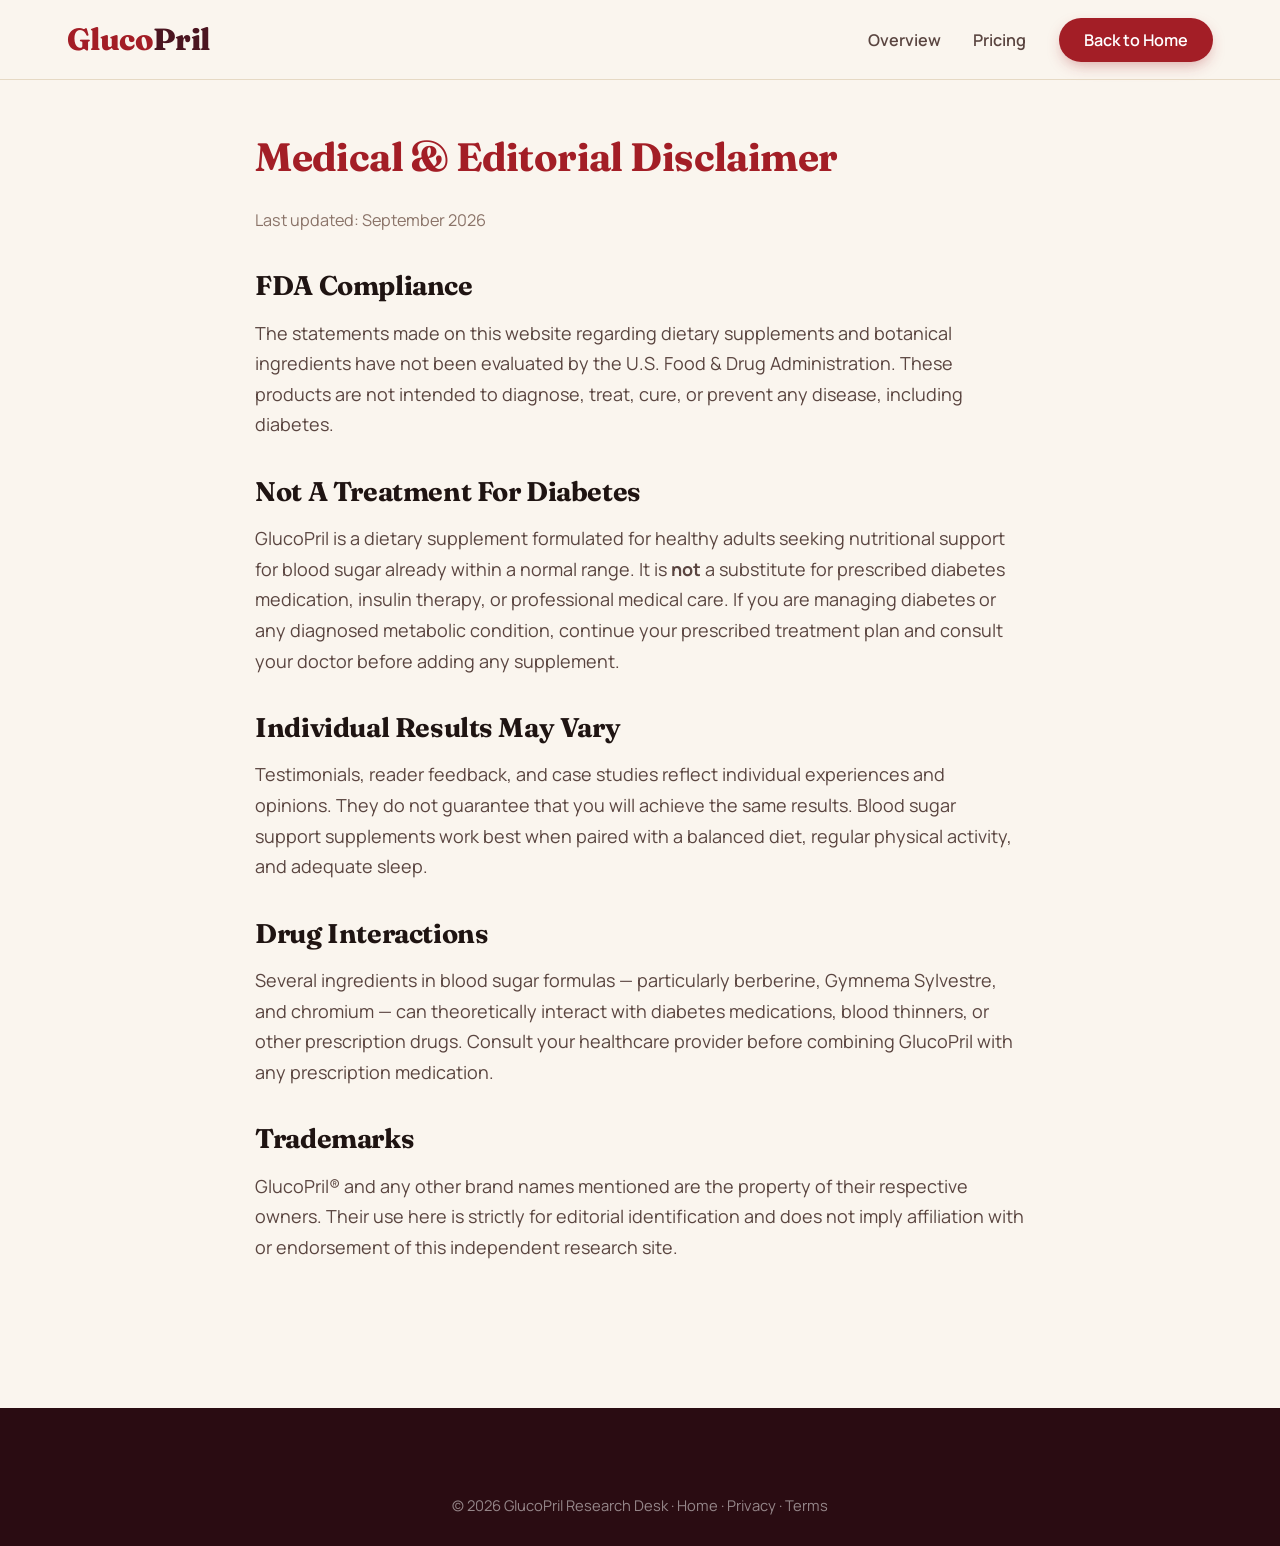
<file: disclaimer.html>
<!DOCTYPE html>
<html lang="en">
<head>
<meta charset="UTF-8" />
<meta name="viewport" content="width=device-width, initial-scale=1.0" />
<title>Disclaimer — GlucoPril Research</title>
<link rel="preconnect" href="https://fonts.googleapis.com" />
<link href="https://fonts.googleapis.com/css2?family=Fraunces:wght@600;800&family=Manrope:wght@400;600;700&display=swap" rel="stylesheet" />
<link rel="stylesheet" href="https://cdnjs.cloudflare.com/ajax/libs/font-awesome/6.5.2/css/all.min.css" />
<link rel="stylesheet" href="style.css" />
</head>
<body>
<nav>
  <div class="nav-inner container">
    <a href="index.html" class="logo">Gluco<span>Pril</span></a>
    <ul class="nav-links">
      <li><a href="index.html#what-is">Overview</a></li>
      <li><a href="index.html#pricing">Pricing</a></li>
      <li><a href="index.html" class="nav-cta">Back to Home</a></li>
    </ul>
  </div>
</nav>

<div class="legal-page">
  <h1>Medical & Editorial Disclaimer</h1>
  <p class="meta">Last updated: September 2026</p>
  <h2>FDA Compliance</h2>
  <p>The statements made on this website regarding dietary supplements and botanical ingredients have not been evaluated by the U.S. Food & Drug Administration. These products are not intended to diagnose, treat, cure, or prevent any disease, including diabetes.</p>
  <h2>Not A Treatment For Diabetes</h2>
  <p>GlucoPril is a dietary supplement formulated for healthy adults seeking nutritional support for blood sugar already within a normal range. It is <strong>not</strong> a substitute for prescribed diabetes medication, insulin therapy, or professional medical care. If you are managing diabetes or any diagnosed metabolic condition, continue your prescribed treatment plan and consult your doctor before adding any supplement.</p>
  <h2>Individual Results May Vary</h2>
  <p>Testimonials, reader feedback, and case studies reflect individual experiences and opinions. They do not guarantee that you will achieve the same results. Blood sugar support supplements work best when paired with a balanced diet, regular physical activity, and adequate sleep.</p>
  <h2>Drug Interactions</h2>
  <p>Several ingredients in blood sugar formulas — particularly berberine, Gymnema Sylvestre, and chromium — can theoretically interact with diabetes medications, blood thinners, or other prescription drugs. Consult your healthcare provider before combining GlucoPril with any prescription medication.</p>
  <h2>Trademarks</h2>
  <p>GlucoPril® and any other brand names mentioned are the property of their respective owners. Their use here is strictly for editorial identification and does not imply affiliation with or endorsement of this independent research site.</p>
</div>

<footer>
  <div class="container">
    <div class="footer-legal">
      <p>© 2026 GlucoPril Research Desk · <a href="index.html">Home</a> · <a href="privacy-policy.html">Privacy</a> · <a href="terms-conditions.html">Terms</a></p>
    </div>
  </div>
</footer>
</body>
</html>
</file>
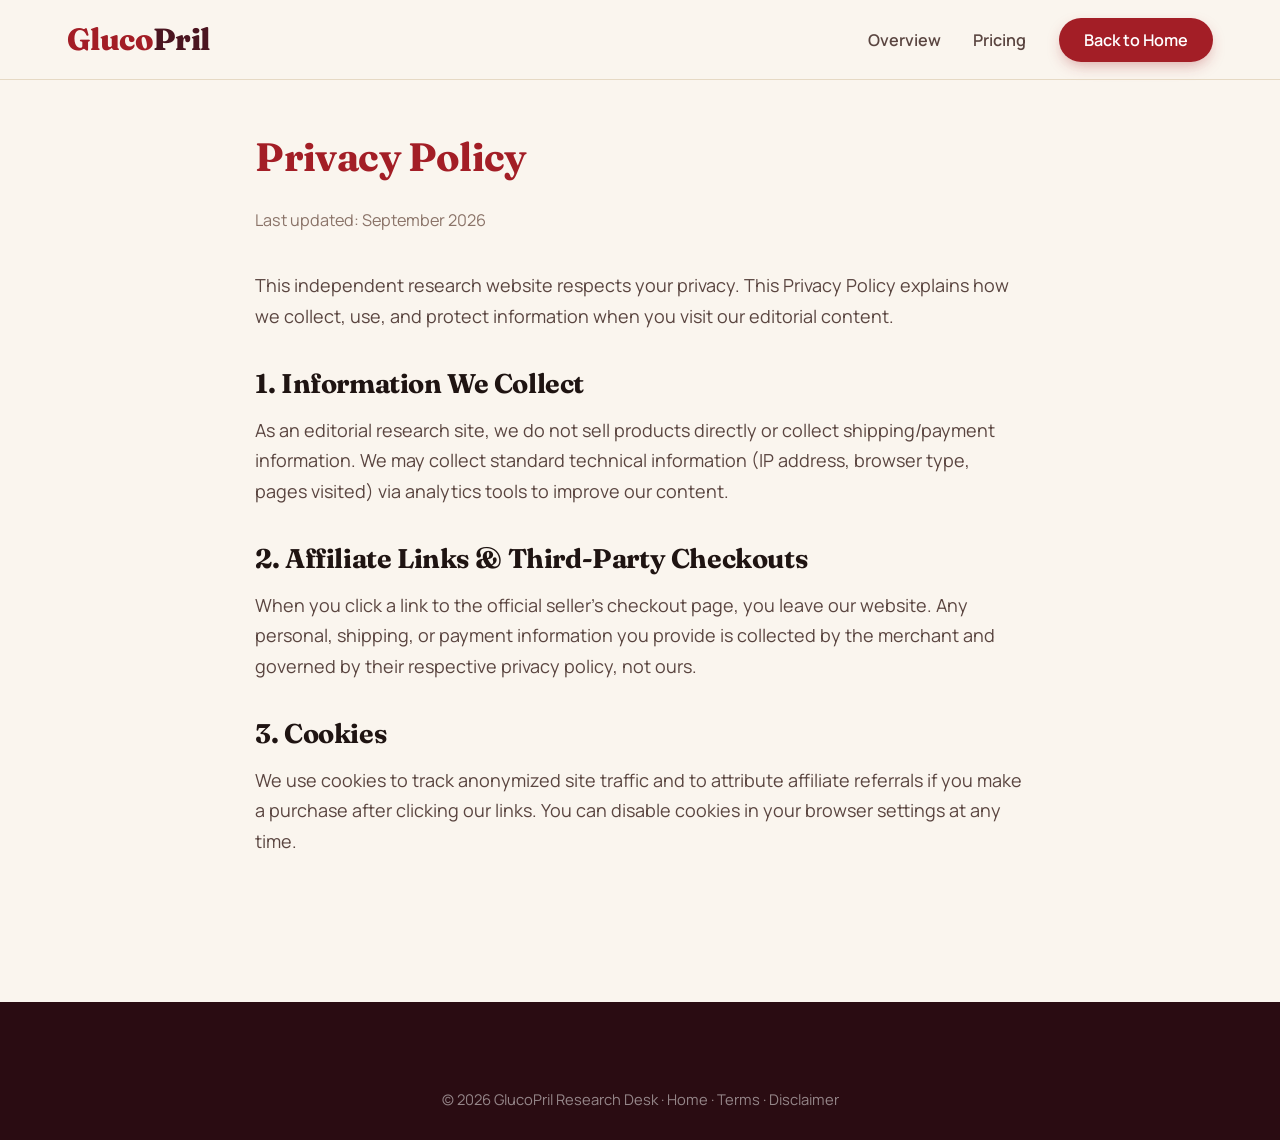
<file: privacy.html>
<!DOCTYPE html>
<html lang="en">
<head>
<meta charset="UTF-8" />
<meta name="viewport" content="width=device-width, initial-scale=1.0" />
<title>Privacy Policy — GlucoPril Research</title>
<link rel="preconnect" href="https://fonts.googleapis.com" />
<link href="https://fonts.googleapis.com/css2?family=Fraunces:wght@600;800&family=Manrope:wght@400;600;700&display=swap" rel="stylesheet" />
<link rel="stylesheet" href="https://cdnjs.cloudflare.com/ajax/libs/font-awesome/6.5.2/css/all.min.css" />
<link rel="stylesheet" href="style.css" />
</head>
<body>
<nav>
  <div class="nav-inner container">
    <a href="index.html" class="logo">Gluco<span>Pril</span></a>
    <ul class="nav-links">
      <li><a href="index.html#what-is">Overview</a></li>
      <li><a href="index.html#pricing">Pricing</a></li>
      <li><a href="index.html" class="nav-cta">Back to Home</a></li>
    </ul>
  </div>
</nav>

<div class="legal-page">
  <h1>Privacy Policy</h1>
  <p class="meta">Last updated: September 2026</p>
  <p>This independent research website respects your privacy. This Privacy Policy explains how we collect, use, and protect information when you visit our editorial content.</p>
  <h2>1. Information We Collect</h2>
  <p>As an editorial research site, we do not sell products directly or collect shipping/payment information. We may collect standard technical information (IP address, browser type, pages visited) via analytics tools to improve our content.</p>
  <h2>2. Affiliate Links & Third-Party Checkouts</h2>
  <p>When you click a link to the official seller's checkout page, you leave our website. Any personal, shipping, or payment information you provide is collected by the merchant and governed by their respective privacy policy, not ours.</p>
  <h2>3. Cookies</h2>
  <p>We use cookies to track anonymized site traffic and to attribute affiliate referrals if you make a purchase after clicking our links. You can disable cookies in your browser settings at any time.</p>
</div>

<footer>
  <div class="container">
    <div class="footer-legal">
      <p>© 2026 GlucoPril Research Desk · <a href="index.html">Home</a> · <a href="terms-conditions.html">Terms</a> · <a href="disclaimer.html">Disclaimer</a></p>
    </div>
  </div>
</footer>
</body>
</html>
</file>
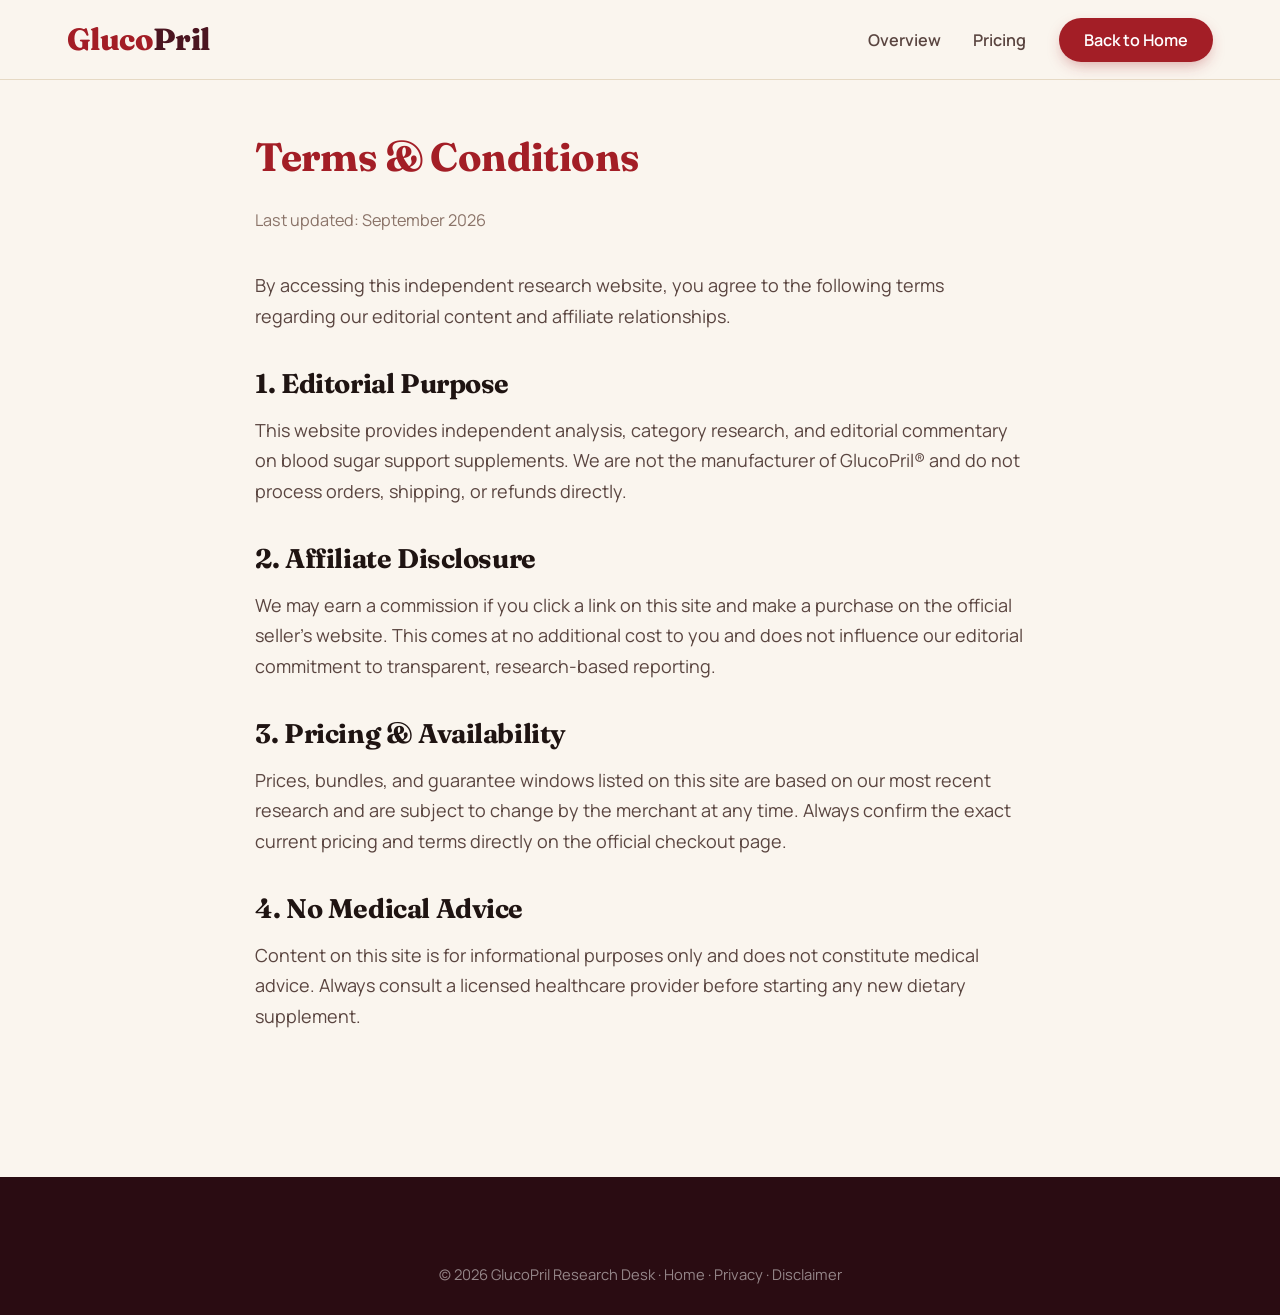
<file: terms.html>
<!DOCTYPE html>
<html lang="en">
<head>
<meta charset="UTF-8" />
<meta name="viewport" content="width=device-width, initial-scale=1.0" />
<title>Terms & Conditions — GlucoPril Research</title>
<link rel="preconnect" href="https://fonts.googleapis.com" />
<link href="https://fonts.googleapis.com/css2?family=Fraunces:wght@600;800&family=Manrope:wght@400;600;700&display=swap" rel="stylesheet" />
<link rel="stylesheet" href="https://cdnjs.cloudflare.com/ajax/libs/font-awesome/6.5.2/css/all.min.css" />
<link rel="stylesheet" href="style.css" />
</head>
<body>
<nav>
  <div class="nav-inner container">
    <a href="index.html" class="logo">Gluco<span>Pril</span></a>
    <ul class="nav-links">
      <li><a href="index.html#what-is">Overview</a></li>
      <li><a href="index.html#pricing">Pricing</a></li>
      <li><a href="index.html" class="nav-cta">Back to Home</a></li>
    </ul>
  </div>
</nav>

<div class="legal-page">
  <h1>Terms & Conditions</h1>
  <p class="meta">Last updated: September 2026</p>
  <p>By accessing this independent research website, you agree to the following terms regarding our editorial content and affiliate relationships.</p>
  <h2>1. Editorial Purpose</h2>
  <p>This website provides independent analysis, category research, and editorial commentary on blood sugar support supplements. We are not the manufacturer of GlucoPril® and do not process orders, shipping, or refunds directly.</p>
  <h2>2. Affiliate Disclosure</h2>
  <p>We may earn a commission if you click a link on this site and make a purchase on the official seller's website. This comes at no additional cost to you and does not influence our editorial commitment to transparent, research-based reporting.</p>
  <h2>3. Pricing & Availability</h2>
  <p>Prices, bundles, and guarantee windows listed on this site are based on our most recent research and are subject to change by the merchant at any time. Always confirm the exact current pricing and terms directly on the official checkout page.</p>
  <h2>4. No Medical Advice</h2>
  <p>Content on this site is for informational purposes only and does not constitute medical advice. Always consult a licensed healthcare provider before starting any new dietary supplement.</p>
</div>

<footer>
  <div class="container">
    <div class="footer-legal">
      <p>© 2026 GlucoPril Research Desk · <a href="index.html">Home</a> · <a href="privacy-policy.html">Privacy</a> · <a href="disclaimer.html">Disclaimer</a></p>
    </div>
  </div>
</footer>
</body>
</html>
</file>
<file: style.css>
/* ============================================================
GlucoPril™ — Premium Blood Sugar Design System
Palette: Crimson #A31E26 + Dark Burgundy #4B1520 with Gold & Cream
Type: Fraunces (display) + Manrope (body)
============================================================ */

:root {
  --primary: #A31E26;        /* Deep Crimson */
  --primary-dark: #4B1520;   /* Dark Burgundy */
  --primary-light: #C8343D;
  --accent: #C9A227;         /* Gold */
  --accent-dark: #9C7D1B;
  --paper: #FAF5EE;          /* Warm Cream */
  --paper-deep: #F2EADB;
  --ink: #1F1412;
  --ink-soft: #5A4540;
  --muted: #8A7368;
  --line: #E6D9C4;
  --card: #FFFFFF;
  --success: #2E7D32;
  --danger: #A6231D;

  --shadow-sm: 0 4px 12px -4px rgba(75, 21, 32, 0.06);
  --shadow: 0 10px 30px -10px rgba(75, 21, 32, 0.12);
  --shadow-lg: 0 24px 60px -16px rgba(75, 21, 32, 0.18);

  --radius: 18px;
  --radius-sm: 10px;
  --radius-pill: 999px;
  --transition: all 0.3s cubic-bezier(0.16, 1, 0.3, 1);

  --grad: linear-gradient(135deg, #A31E26 0%, #4B1520 100%);
  --grad-accent: linear-gradient(135deg, #C9A227 0%, #9C7D1B 100%);

  --font-display: 'Fraunces', Georgia, serif;
  --font-body: 'Manrope', system-ui, -apple-system, sans-serif;
}

* { margin: 0; padding: 0; box-sizing: border-box; }

html {
  scroll-behavior: smooth;
  font-size: 18px;
  -webkit-font-smoothing: antialiased;
}

body {
  font-family: var(--font-body);
  color: var(--ink);
  background: var(--paper);
  line-height: 1.65;
  overflow-x: hidden;
}

h1, h2, h3, h4 {
  font-family: var(--font-display);
  font-weight: 700;
  color: var(--ink);
  line-height: 1.15;
  letter-spacing: -0.015em;
}

a { color: inherit; text-decoration: none; transition: var(--transition); }
img { max-width: 100%; height: auto; display: block; }
ul { list-style: none; }

.container { max-width: 1200px; margin: 0 auto; padding: 0 1.5rem; }
.section { padding: 5rem 0; }

/* ========== REVIEW BAR ========== */
.review-bar {
  background: var(--primary-dark);
  color: rgba(255, 255, 255, 0.9);
  font-size: 0.82rem;
  padding: 0.5rem 0;
  border-bottom: 1px solid rgba(201, 162, 39, 0.15);
}
.review-bar-inner { display: flex; align-items: center; justify-content: center; gap: 0.5rem; flex-wrap: wrap; }
.review-bar .separator { opacity: 0.4; }
.review-bar .chk { color: var(--accent); margin-right: 0.3rem; }

/* ========== NAVIGATION ========== */
nav {
  position: sticky; top: 0; width: 100%; z-index: 1000;
  background: rgba(250, 245, 238, 0.92);
  backdrop-filter: blur(18px);
  border-bottom: 1px solid var(--line);
  padding: 0.8rem 0;
}
nav.scrolled { box-shadow: 0 6px 24px -8px rgba(75, 21, 32, 0.15); }
.nav-inner { display: flex; align-items: center; justify-content: space-between; gap: 1.5rem; }
.logo { font-family: var(--font-display); font-size: 1.7rem; font-weight: 800; color: var(--primary); letter-spacing: -0.02em; }
.logo span { color: var(--primary-dark); }

.nav-links { display: flex; gap: 1.8rem; align-items: center; }
.nav-links a { font-size: 0.9rem; font-weight: 600; color: var(--ink-soft); position: relative; }
.nav-links a:hover { color: var(--primary); }
.nav-links a::after { content: ''; position: absolute; bottom: -4px; left: 0; width: 0; height: 2px; background: var(--accent); transition: width 0.3s ease; }
.nav-links a:hover::after { width: 100%; }

.nav-cta {
  background: var(--primary) !important; color: var(--accent) !important;
  padding: 0.6rem 1.4rem; border-radius: var(--radius-pill); font-weight: 700;
  font-size: 1.0rem; box-shadow: 0 6px 16px -4px rgba(163, 30, 38, 0.4); white-space: nowrap;
}
.nav-cta::after { display: none; }
.nav-cta:hover { background: var(--primary-dark) !important; transform: translateY(-2px); }

.mobile-toggle { display: none; background: none; border: none; font-size: 1.4rem; color: var(--primary); cursor: pointer; }

/* ========== BUTTONS ========== */
.btn {
  display: inline-flex; align-items: center; justify-content: center; gap: 0.5rem;
  font-family: var(--font-body); font-weight: 700; font-size: 0.95rem;
  padding: 0.95rem 2rem; border-radius: var(--radius-pill); border: none;
  cursor: pointer; transition: var(--transition); text-align: center;
}
.btn-primary {
  background: var(--grad); color: var(--accent);
  box-shadow: 0 12px 28px -8px rgba(163, 30, 38, 0.4); position: relative; overflow: hidden;
}
.btn-primary:hover { transform: translateY(-3px); box-shadow: 0 18px 36px -10px rgba(163, 30, 38, 0.5); }
.btn-outline { background: transparent; color: var(--primary); border: 2px solid var(--primary); }
.btn-outline:hover { background: var(--primary); color: var(--accent); }
.btn-lg { padding: 1.15rem 2.5rem; font-size: 1rem; }
.btn-block { display: flex; width: 100%; }

/* ========== HERO ========== */
.hero {
  position: relative; padding: 4rem 0 5rem;
  background: radial-gradient(ellipse 900px 500px at 85% 20%, rgba(163, 30, 38, 0.08), transparent), var(--paper);
  overflow: hidden;
}
.hero-grid { display: grid; grid-template-columns: 1.15fr 0.85fr; gap: 3.5rem; align-items: center; }
.eyebrow {
  display: inline-block; font-size: 0.75rem; font-weight: 700; text-transform: uppercase;
  letter-spacing: 0.18em; color: var(--primary); background: rgba(163, 30, 38, 0.1);
  padding: 0.45rem 1rem; border-radius: var(--radius-pill); margin-bottom: 1.2rem;
}
.hero-title { font-size: clamp(2rem, 5vw, 3.2rem); margin-bottom: 1.3rem; }
.hero-title .accent { color: var(--primary); font-style: italic; }
.hero-intro { font-size: 1.08rem; color: var(--ink-soft); margin-bottom: 1.8rem; max-width: 600px; }

.quick-answer {
  background: #fff; border-left: 4px solid var(--accent); border-radius: 0 var(--radius-sm) var(--radius-sm) 0;
  padding: 1.2rem 1.5rem; box-shadow: var(--shadow-sm); margin-bottom: 2rem;
}
.qa-tag { display: inline-block; font-size: 0.7rem; font-weight: 800; letter-spacing: 0.1em; text-transform: uppercase; color: var(--primary); margin-bottom: 0.5rem; }
.quick-answer p { font-size: 0.95rem; color: var(--ink-soft); margin: 0; line-height: 1.6; }
.quick-answer strong { color: var(--ink); }

.hero-ctas { display: flex; gap: 1rem; flex-wrap: wrap; margin-bottom: 2rem; }
.hero-trust { display: flex; gap: 1.2rem; flex-wrap: wrap; font-size: 0.85rem; color: var(--muted); font-weight: 600; }
.hero-trust span { display: inline-flex; align-items: center; gap: 0.4rem; }
.hero-trust i { color: var(--accent-dark); }

/* Hero Media */
.hero-media { position: relative; text-align: center; min-height: 450px; }
.product-showcase { position: relative; height: 100%; display: flex; align-items: center; justify-content: center; }
.bottle-glow { position: absolute; width: 380px; height: 380px; background: radial-gradient(circle, rgba(163, 30, 38, 0.18) 0%, transparent 70%); border-radius: 50%; filter: blur(30px); z-index: 0; }
.product-img { position: relative; z-index: 1; max-height: 420px; filter: drop-shadow(0 30px 50px rgba(75, 21, 32, 0.2)); border-radius: var(--radius); }
.img-placeholder { width: 280px; height: 380px; background: var(--grad); border-radius: 20px; display: flex; flex-direction: column; align-items: center; justify-content: center; color: var(--accent); font-size: 4rem; box-shadow: var(--shadow-lg); }
.img-placeholder span { font-family: var(--font-display); font-size: 1.5rem; margin-top: 1rem; color: #fff; }

.floaty { animation: floaty 5s ease-in-out infinite; }
@keyframes floaty { 0%, 100% { transform: translateY(0); } 50% { transform: translateY(-14px); } }

.float-badge { position: absolute; background: #fff; border-radius: 14px; padding: 0.6rem 1rem; box-shadow: var(--shadow-lg); font-size: 0.82rem; font-weight: 700; color: var(--ink); z-index: 2; line-height: 1.2; border: 1px solid var(--line); }
.float-badge b { display: block; color: var(--primary); font-family: var(--font-display); font-size: 1.2rem; font-weight: 800; }
.fb-1 { top: 12%; left: -5%; animation: float-badge-1 4s ease-in-out infinite; }
.fb-2 { top: 48%; right: -8%; animation: float-badge-2 4.5s ease-in-out infinite; }
.fb-3 { bottom: 10%; left: 5%; animation: float-badge-3 5s ease-in-out infinite; }
@keyframes float-badge-1 { 0%,100%{transform:translateY(0);} 50%{transform:translateY(-8px);} }
@keyframes float-badge-2 { 0%,100%{transform:translateY(0);} 50%{transform:translateY(8px);} }
@keyframes float-badge-3 { 0%,100%{transform:translateX(0);} 50%{transform:translateX(-6px);} }

/* ========== TRUST STRIP ========== */
.trust-strip { background: var(--primary-dark); padding: 1.8rem 0; color: #fff; }
.trust-grid { display: grid; grid-template-columns: repeat(4, 1fr); gap: 1.5rem; text-align: center; }
.trust-item { display: flex; flex-direction: column; align-items: center; gap: 0.5rem; font-size: 0.85rem; font-weight: 600; color: rgba(255, 255, 255, 0.9); }
.trust-item i { font-size: 1.6rem; color: var(--accent); }

/* ========== SECTION HEADS ========== */
.section-head { max-width: 780px; margin: 0 auto 3.5rem; text-align: center; }
.section-title { font-size: clamp(1.8rem, 4vw, 2.8rem); margin-bottom: 1rem; letter-spacing: -0.02em; }
.section-desc { font-size: 1.05rem; color: var(--ink-soft); }

/* ========== WHAT IS IT ========== */
.whatis-grid { display: grid; grid-template-columns: 0.9fr 1.1fr; gap: 3rem; align-items: center; }
.whatis-media img { filter: drop-shadow(0 24px 44px rgba(75, 21, 32, 0.15)); max-height: 400px; margin: 0 auto; border-radius: var(--radius); }
.whatis-text p { margin-bottom: 1.05rem; color: var(--ink-soft); }
.research-support { background: #fff; border-left: 4px solid var(--primary); border-radius: 0 var(--radius-sm) var(--radius-sm) 0; padding: 1.1rem 1.3rem; font-size: 0.92rem; margin: 1.4rem 0; box-shadow: var(--shadow-sm); }
.research-support strong { color: var(--primary); }
.research-support a { color: var(--primary-dark); font-weight: 700; text-decoration: underline; }
.trust-chips { display: flex; flex-wrap: wrap; gap: 0.6rem; margin: 1.4rem 0; }
.chip { background: #fff; border: 1px solid var(--line); border-radius: var(--radius-pill); padding: 0.4rem 1rem; font-size: 0.82rem; font-weight: 700; color: var(--primary); }

/* ========== EVIDENCE BAR ========== */
.evidence-bar {
  background: #fff; border: 1px solid var(--line); border-radius: var(--radius);
  padding: 2.2rem 2.5rem; box-shadow: var(--shadow); max-width: 900px; margin: 0 auto;
}
.evidence-row {
  display: grid; grid-template-columns: 150px 1fr 50px; gap: 1rem; align-items: center;
  margin-bottom: 1rem;
}
.ev-label { font-weight: 700; color: var(--primary-dark); font-size: 0.95rem; }
.ev-track { height: 14px; background: var(--paper-deep); border-radius: 999px; overflow: hidden; position: relative; }
.ev-fill {
  height: 100%; width: 0; background: var(--grad); border-radius: 999px;
  transition: width 1.4s cubic-bezier(0.22, 1, 0.36, 1);
}
.ev-fill.on { width: calc(var(--pct) * 1%); }
.ev-pct { font-weight: 800; color: var(--primary); font-family: var(--font-display); font-size: 1rem; text-align: right; }
.ev-note { font-size: 0.82rem; color: var(--muted); margin-top: 1.2rem; text-align: center; line-height: 1.6; }

/* ========== HOW IT WORKS ========== */
.how-grid { display: grid; grid-template-columns: repeat(3, 1fr); gap: 1.5rem; margin-bottom: 2.5rem; }
.mech-card { background: #fff; border: 1px solid var(--line); border-radius: var(--radius); padding: 2rem 1.6rem; position: relative; transition: var(--transition); text-align: center; }
.mech-card:hover { transform: translateY(-5px); box-shadow: var(--shadow); border-color: var(--primary); }
.mech-step { position: absolute; top: 1rem; right: 1.2rem; font-family: var(--font-display); font-size: 3rem; font-weight: 800; color: var(--paper-deep); line-height: 1; z-index: 0; }
.mech-icon { width: 64px; height: 64px; border-radius: 50%; background: var(--grad-accent); color: #fff; display: flex; align-items: center; justify-content: center; font-size: 1.6rem; margin: 0 auto 1.2rem; position: relative; z-index: 1; }
.mech-card h4 { font-size: 1.15rem; margin-bottom: 0.6rem; }
.mech-card p { font-size: 0.92rem; color: var(--muted); line-height: 1.6; position: relative; z-index: 1; }

.how-summary { background: var(--primary-dark); color: rgba(255, 255, 255, 0.9); border-radius: var(--radius); padding: 2.2rem 2.5rem; text-align: center; max-width: 900px; margin: 0 auto; border: 1px solid var(--line); }
.how-summary h4 { color: var(--accent); margin-bottom: 0.7rem; font-size: 1.3rem; }
.how-summary p { font-size: 1rem; line-height: 1.7; }

/* ========== COMPARISON TABLE ========== */
.compare-table-wrap { overflow-x: auto; border-radius: var(--radius); box-shadow: var(--shadow); background: #fff; border: 1px solid var(--line); }
.compare-table { width: 100%; border-collapse: collapse; min-width: 600px; }
.compare-table thead { background: var(--primary-dark); color: #fff; }
.compare-table th { padding: 1.2rem 1rem; text-align: left; font-family: var(--font-body); font-weight: 700; font-size: 0.95rem; }
.compare-table th.highlight { background: var(--primary); text-align: center; }
.compare-table td { padding: 1rem; border-bottom: 1px solid var(--line); font-size: 0.92rem; color: var(--ink-soft); vertical-align: middle; }
.compare-table td.highlight { background: rgba(163, 30, 38, 0.05); color: var(--ink); font-weight: 600; text-align: center; }
.compare-table .yes { color: var(--success); font-size: 1.1rem; }
.compare-table .no { color: var(--danger); font-size: 1.1rem; }
.compare-table .mid { color: var(--accent-dark); font-size: 1.1rem; }

/* ========== INGREDIENTS ========== */
.ing-list { display: grid; grid-template-columns: repeat(2, 1fr); gap: 1.4rem; margin-bottom: 2.5rem; }
.ing-card { background: #fff; border: 1px solid var(--line); border-radius: var(--radius); padding: 2rem; position: relative; transition: var(--transition); overflow: hidden; }
.ing-card:hover { box-shadow: var(--shadow); transform: translateY(-4px); border-color: var(--primary); }
.ing-num { position: absolute; top: 1.2rem; right: 1.4rem; font-family: var(--font-display); font-size: 3rem; font-weight: 800; color: var(--paper-deep); line-height: 1; }
.ing-card h4 { font-size: 1.2rem; margin-bottom: 0.7rem; padding-right: 2.5rem; color: var(--primary); }
.ing-card p { font-size: 0.92rem; color: var(--muted); margin-bottom: 0.8rem; line-height: 1.6; }
.ing-link { font-weight: 700; color: var(--primary-dark); text-decoration: none; }
.ing-link:hover { text-decoration: underline; }
.ing-conclusion { max-width: 900px; margin: 0 auto; text-align: center; color: var(--ink-soft); background: #fff; border: 1px solid var(--line); border-radius: var(--radius); padding: 2rem; font-size: 1rem; line-height: 1.7; box-shadow: var(--shadow-sm); }

/* ========== REVIEWS ========== */
.reviews { background: var(--primary-dark); color: #fff; }
.reviews .section-title, .reviews .section-desc { color: #fff; }
.reviews .section-desc { color: rgba(255, 255, 255, 0.8); }
.reviews .eyebrow { background: rgba(201, 162, 39, 0.15); color: var(--accent); }

.review-grid { display: grid; grid-template-columns: repeat(3, 1fr); gap: 1.6rem; }
.review-card { background: rgba(255, 255, 255, 0.04); border: 1px solid rgba(201, 162, 39, 0.2); border-radius: var(--radius); padding: 1.8rem; transition: var(--transition); }
.review-card:hover { transform: translateY(-4px); background: rgba(255, 255, 255, 0.08); border-color: var(--accent); }
.rc-head { display: flex; align-items: center; gap: 0.9rem; margin-bottom: 0.9rem; }
.avatar { width: 52px; height: 52px; border-radius: 50%; display: flex; align-items: center; justify-content: center; color: var(--accent); font-weight: 700; font-size: 1rem; flex-shrink: 0; border: 1px solid var(--accent); }
.rc-name { font-family: var(--font-display); font-weight: 700; color: #fff; font-size: 1rem; }
.rc-loc { font-size: 0.8rem; color: rgba(255, 255, 255, 0.6); }
.stars { color: var(--accent); font-size: 0.95rem; letter-spacing: 2px; margin-bottom: 0.8rem; }
.review-card blockquote { font-size: 0.93rem; color: rgba(255, 255, 255, 0.9); font-style: italic; border: none; line-height: 1.6; }

/* ========== PRICING ========== */
.price-grid { display: grid; grid-template-columns: repeat(3, 1fr); gap: 1.5rem; margin-bottom: 3.5rem; align-items: stretch; }
.price-card { background: #fff; border: 2px solid var(--line); border-radius: var(--radius); padding: 2.2rem 1.6rem; text-align: center; position: relative; transition: var(--transition); display: flex; flex-direction: column; }
.price-card:hover { transform: translateY(-6px); box-shadow: var(--shadow-lg); }
.price-card.featured { border-color: var(--accent); box-shadow: var(--shadow-lg); transform: scale(1.04); background: linear-gradient(180deg, #fff 0%, rgba(201, 162, 39, 0.03) 100%); }
.price-card.featured:hover { transform: scale(1.04) translateY(-6px); }

.price-badge { position: absolute; top: -14px; left: 50%; transform: translateX(-50%); background: var(--paper-deep); color: var(--primary); font-size: 0.72rem; font-weight: 700; letter-spacing: 0.08em; text-transform: uppercase; padding: 0.4rem 1.2rem; border-radius: var(--radius-pill); white-space: nowrap; border: 1px solid var(--line); }
.price-badge.best { background: var(--accent); color: #fff; border: none; }

.price-card h3 { font-size: 1.5rem; margin-bottom: 0.3rem; color: var(--primary); }
.price-card .supply { font-size: 0.8rem; color: var(--muted); text-transform: uppercase; letter-spacing: 0.08em; margin-bottom: 1rem; font-weight: 600; }

.price-img { height: 140px; margin: 0 auto 1rem; display: flex; align-items: center; justify-content: center; }
.price-img img { max-height: 140px; object-fit: contain; }

.price-amount { font-family: var(--font-display); font-size: 2.8rem; font-weight: 800; color: var(--primary); line-height: 1; margin-bottom: 0.5rem; }
.price-amount small { font-size: 1rem; color: var(--muted); font-weight: 600; }

.price-total { font-size: 0.88rem; color: var(--muted); margin: 0.5rem 0 1.5rem; line-height: 1.6; }
.price-total s { color: #aaa; }
.price-total b { color: var(--primary); font-weight: 700; }
.save-tag { display: inline-block; background: rgba(163, 30, 38, 0.12); color: var(--primary-dark); padding: 0.2rem 0.6rem; border-radius: var(--radius-pill); font-size: 0.75rem; font-weight: 700; margin: 0.3rem 0.2rem 0 0; }

.price-features { text-align: left; margin: 1.5rem 0; flex: 1; }
.price-features li { font-size: 0.88rem; color: var(--ink-soft); padding: 0.5rem 0; display: flex; align-items: flex-start; gap: 0.6rem; border-bottom: 1px solid var(--line); }
.price-features li:last-child { border-bottom: none; }
.price-features i { color: var(--accent-dark); margin-top: 0.2rem; font-size: 0.85rem; }

.guarantee-box { display: grid; grid-template-columns: auto 1fr; gap: 2.5rem; align-items: center; background: #fff; border: 1px solid var(--line); border-radius: var(--radius); padding: 2.5rem; box-shadow: var(--shadow); max-width: 900px; margin: 0 auto; }
.guarantee-text h3 { font-size: 1.5rem; color: var(--primary); margin-bottom: 1rem; }
.guarantee-text p { font-size: 0.95rem; color: var(--ink-soft); margin-bottom: 0.8rem; line-height: 1.7; }
.guarantee-text strong { color: var(--ink); }
.guarantee-img { height: 140px; margin: 0 auto 1rem; display: flex; align-items: center; justify-content: center; }
.guarantee-img img { max-height: 240px; object-fit: contain; }

/* ========== FAQ ========== */
.faq-wrap { max-width: 820px; margin: 0 auto 2.5rem; }
.faq-item { background: #fff; border: 1px solid var(--line); border-radius: var(--radius-sm); margin-bottom: 0.9rem; overflow: hidden; }
.faq-q { width: 100%; padding: 1.2rem 1.5rem; font-family: var(--font-display); font-weight: 700; color: var(--ink); cursor: pointer; display: flex; justify-content: space-between; align-items: center; gap: 1rem; font-size: 1.05rem; background: none; border: none; text-align: left; }
.faq-q:hover { color: var(--primary); }
.faq-q i { color: var(--accent-dark); transition: transform 0.35s ease; flex-shrink: 0; font-size: 0.9rem; }
.faq-item.open .faq-q i { transform: rotate(45deg); }
.faq-a { max-height: 0; overflow: hidden; transition: max-height 0.4s ease, padding 0.4s ease; padding: 0 1.5rem; }
.faq-item.open .faq-a { max-height: 500px; padding: 0 1.5rem 1.4rem; }
.faq-a p { font-size: 0.95rem; color: var(--ink-soft); line-height: 1.7; }

/* ========== FINAL CTA ========== */
.final-cta { background: var(--primary-dark); color: #fff; padding: 5rem 0; }
.final-grid { display: grid; grid-template-columns: 0.8fr 1.2fr; gap: 2.6rem; align-items: center; max-width: 1000px; margin: 0 auto; }
.final-grid img { max-height: 300px; margin: 0 auto; filter: drop-shadow(0 24px 44px rgba(0, 0, 0, 0.5)); }
.final-text h2 { color: #fff; font-size: clamp(1.7rem, 3.6vw, 2.4rem); margin-bottom: 1.1rem; }
.final-text p { color: rgba(255, 255, 255, 0.85); max-width: 700px; margin: 0 auto 2rem; font-size: 1.05rem; }
.final-price { margin-bottom: 1.5rem; }
.final-price .reg { color: rgba(255, 255, 255, 0.55); text-decoration: line-through; font-size: 1rem; display: block; margin-bottom: 0.3rem; }
.final-price .now { font-family: var(--font-display); font-size: 1.8rem; font-weight: 700; color: var(--accent); }

/* ========== FOOTER ========== */
footer { background: #2A0C12; color: rgba(255, 255, 255, 0.7); padding: 3.5rem 0 1.6rem; font-size: 0.9rem; }
.footer-top { display: grid; grid-template-columns: 1.5fr 1fr 1fr 1fr; gap: 2rem; padding-bottom: 2.2rem; border-bottom: 1px solid rgba(255, 255, 255, 0.1); }
.footer-col h4 { color: #fff; font-size: 1rem; margin-bottom: 1rem; font-family: var(--font-body); font-weight: 700; }
.footer-col p, .footer-col li { margin-bottom: 0.55rem; line-height: 1.6; }
.footer-col a { color: rgba(255, 255, 255, 0.7); }
.footer-col a:hover { color: var(--accent); }
.footer-col .logo { color: #fff; margin-bottom: 1rem; }
.footer-col .logo span { color: var(--accent); }

.footer-disclaimer { padding: 1.8rem 0; font-size: 0.78rem; color: rgba(255, 255, 255, 0.5); line-height: 1.7; }
.footer-disclaimer p { margin-bottom: 0.8rem; }
.footer-disclaimer strong { color: rgba(255, 255, 255, 0.75); }
.footer-legal { padding-top: 1.2rem; font-size: 0.82rem; text-align: center; color: rgba(255, 255, 255, 0.5); }

/* ========== UTILITIES & POPUPS ========== */
#back-to-top { position: fixed; bottom: 5rem; right: 1.4rem; width: 48px; height: 48px; border-radius: 50%; background: var(--primary); color: var(--accent); display: flex; align-items: center; justify-content: center; cursor: pointer; font-size: 1.1rem; opacity: 0; pointer-events: none; transition: all 0.3s ease; box-shadow: 0 6px 18px rgba(0, 0, 0, 0.3); z-index: 1090; border: 1px solid var(--accent); }
#back-to-top.show { opacity: 1; pointer-events: auto; }

.purchase-popup { position: fixed; bottom: 1.5rem; left: 1.5rem; z-index: 999; opacity: 0; transform: translateY(30px); transition: all 0.4s ease; pointer-events: none; max-width: 320px; }
.purchase-popup.show { opacity: 1; transform: translateY(0); pointer-events: auto; }
.popup-inner { background: #fff; border-radius: var(--radius); padding: 1rem 1.2rem; display: flex; align-items: center; gap: 1rem; box-shadow: var(--shadow-lg); border-left: 4px solid var(--accent); }
.popup-inner > i { font-size: 2rem; color: var(--success); flex-shrink: 0; }
.popup-inner strong { color: var(--ink); font-size: 0.9rem; display: block; margin-bottom: 0.2rem; }
.popup-inner p { font-size: 0.82rem; color: var(--ink-soft); margin: 0; }
.popup-inner small { font-size: 0.72rem; color: var(--muted); }

/* Legal Pages */
.legal-page { max-width: 820px; margin: 3rem auto; padding: 0 1.4rem 4rem; }
.legal-page h1 { font-size: 2.2rem; margin: 1rem 0 1.5rem; color: var(--primary); }
.legal-page h2 { font-size: 1.5rem; margin: 2rem 0 0.9rem; color: var(--ink); }
.legal-page p { margin-bottom: 1.1rem; color: var(--ink-soft); line-height: 1.7; }
.legal-page ul { margin: 0 0 1.1rem 1.4rem; }
.legal-page li { margin-bottom: 0.6rem; color: var(--ink-soft); list-style: disc; line-height: 1.6; }
.legal-page a { color: var(--primary); text-decoration: underline; }
.legal-page .meta { color: var(--muted); font-size: 0.9rem; margin-bottom: 2rem; }

/* ========== RESPONSIVE ========== */
@media (max-width: 1024px) {
  .how-grid, .review-grid, .price-grid, .ing-list { grid-template-columns: repeat(2, 1fr); }
  .trust-grid { grid-template-columns: repeat(2, 1fr); }
  .footer-top { grid-template-columns: 1fr 1fr; }
  .evidence-row { grid-template-columns: 120px 1fr 45px; gap: 0.7rem; }
}

@media (max-width: 768px) {
  .section { padding: 3.5rem 0; }
  .nav-links {
    position: fixed; top: 0; right: -100%; height: 100vh; width: 85%; max-width: 320px;
    background: var(--paper); flex-direction: column; align-items: flex-start; padding: 5rem 2rem 2rem;
    gap: 1.2rem; box-shadow: -10px 0 40px rgba(75, 21, 32, 0.2); transition: right 0.35s ease; z-index: 999;
  }
  .nav-links.active { right: 0; }
  .nav-links a { font-size: 1rem; width: 100%; }
  .mobile-toggle { display: block; z-index: 1001; }

  .hero-grid { grid-template-columns: 1fr; gap: 2.5rem; }
  .hero-media { min-height: 350px; order: -1; }
  .hero-title { font-size: 2.2rem; }

  .how-grid, .review-grid, .price-grid, .ing-list,
  .footer-top, .final-grid, .guarantee-box, .whatis-grid { grid-template-columns: 1fr; }
  
  .whatis-media { order: -1; }
  .price-card.featured { transform: scale(1); }
  .price-card.featured:hover { transform: translateY(-6px); }
  .trust-grid { grid-template-columns: repeat(2, 1fr); }
  .float-badge { display: none; }
  .guarantee-box { text-align: center; padding: 1.8rem; gap: 1.6rem; }
  .footer-col p, .footer-col ul { text-align: center; }
  .final-grid { text-align: center; gap: 1.8rem; }
  .final-grid img { order: -1; }
  
  .purchase-popup { left: 50%; transform: translateX(-50%) translateY(30px); max-width: 90%; }
  .purchase-popup.show { transform: translateX(-50%) translateY(0); }
  .hero-ctas { flex-direction: column; }
  .hero-ctas .btn { width: 100%; }
  .evidence-bar { padding: 1.6rem 1.2rem; }
  .evidence-row { grid-template-columns: 90px 1fr 40px; gap: 0.5rem; }
  .ev-label { font-size: 0.8rem; }
  .ev-pct { font-size: 0.85rem; }
}

@media (max-width: 480px) {
  .hero-title { font-size: 1.8rem; }
  .section-title { font-size: 1.6rem; }
  .btn-lg { padding: 0.95rem 1.5rem; font-size: 0.9rem; }
}
/* ===== Button text → white ===== */
.btn-primary,
.btn-primary span,
.btn-primary i,
.btn-primary:hover,
a.nav-cta,
a.nav-cta:hover {
  color: #ffffff !important;
}
/* ===== Final CTA button text → RED (this button only) ===== */
.final-cta .btn-primary,
.final-cta .btn-primary span,
.final-cta .btn-primary i {
  color: #D32F2F !important;   /* strong red — swap for #FF0000 / #C62828 if you prefer */
}

/* optional: slightly darker red on hover */
.final-cta .btn-primary:hover,
.final-cta .btn-primary:hover span,
.final-cta .btn-primary:hover i {
  color: #B71C1C !important;
}
</file>
